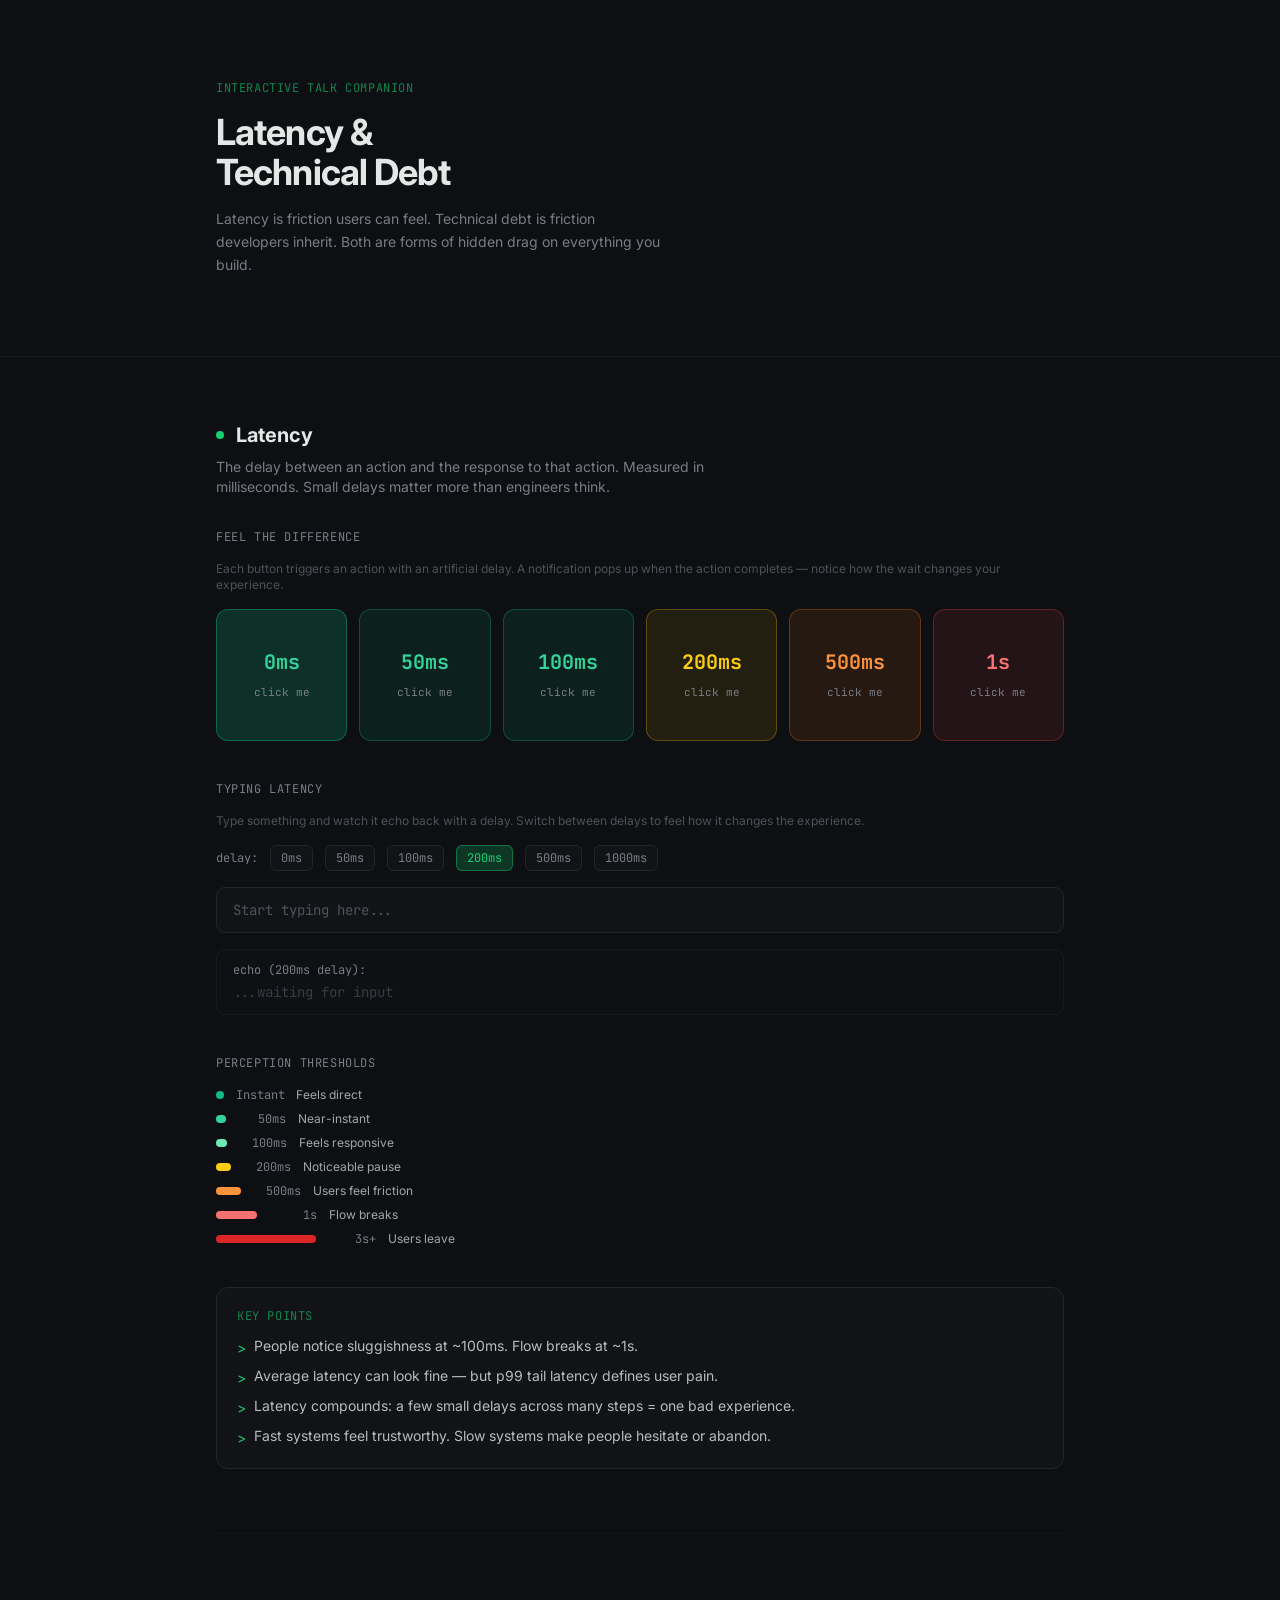
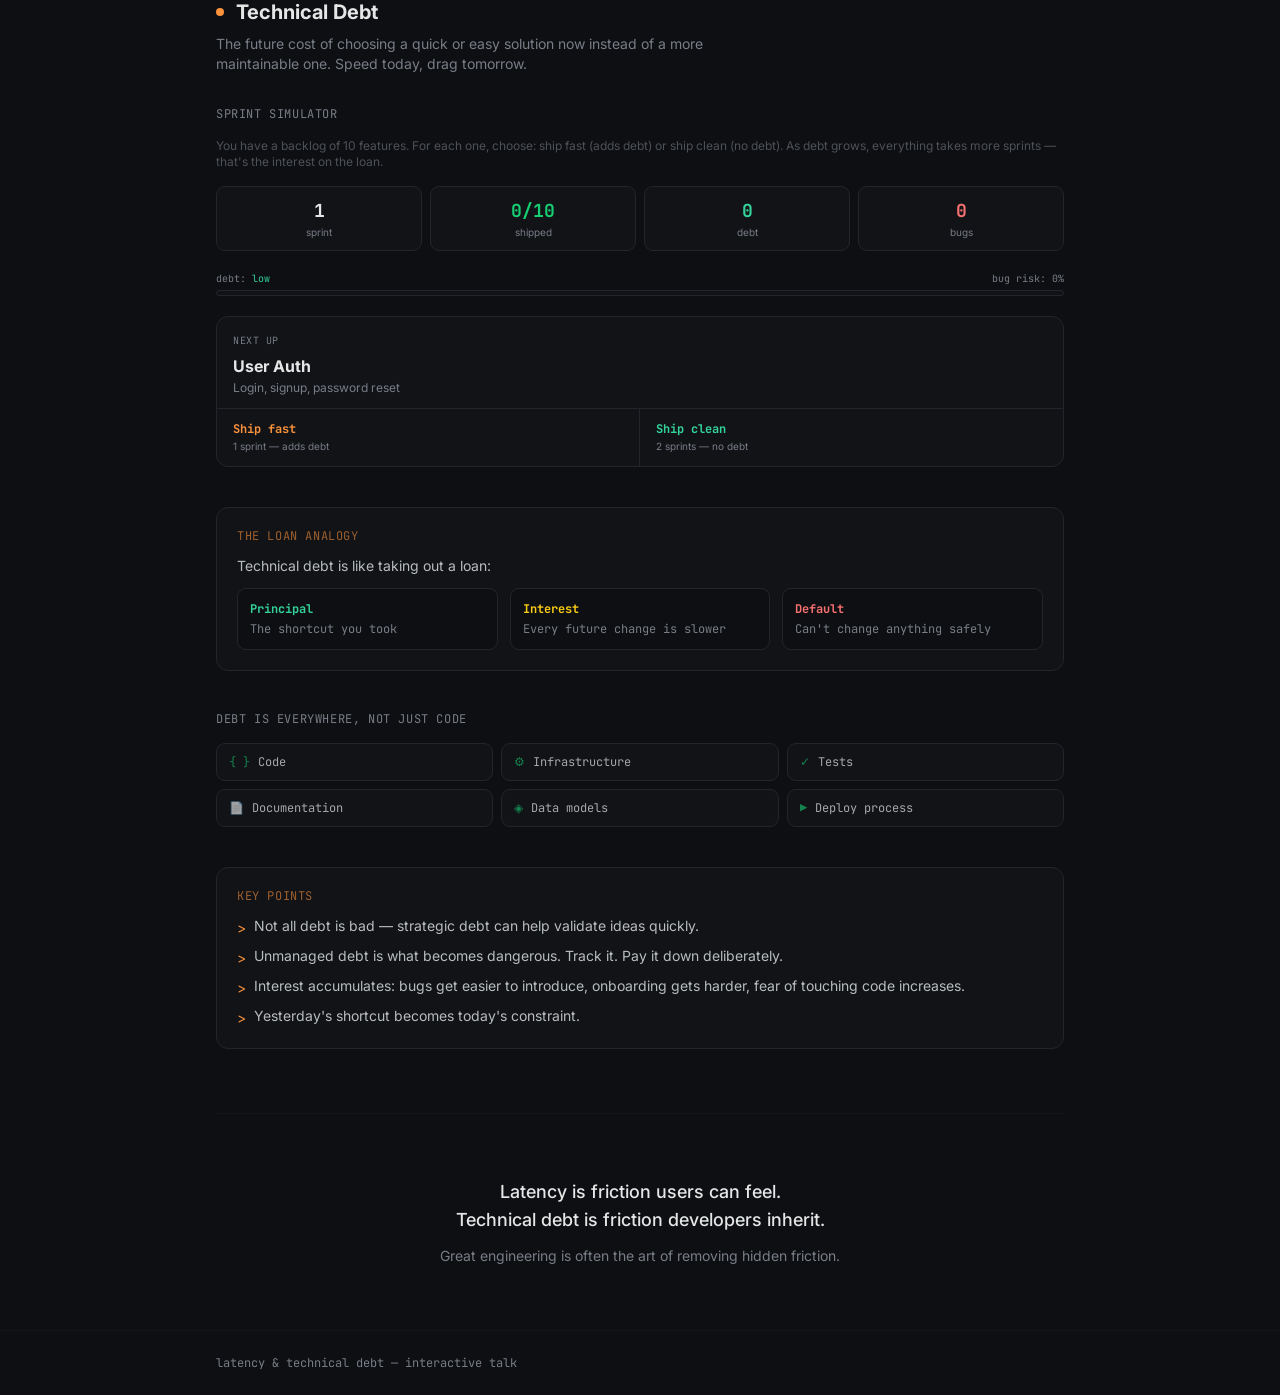
<file: index.html>
<!DOCTYPE html>
<html lang="en" class="dark">
  <head>
    <!--
       ______                            __
      / ____/___  ____ ___  ____  __  __/ /____  _____
     / /   / __ \/ __ `__ \/ __ \/ / / / __/ _ \/ ___/
    / /___/ /_/ / / / / / / /_/ / /_/ / /_/  __/ /
    \____/\____/_/ /_/ /_/ .___/\__,_/\__/\___/_/
                        /_/
            Created with Perplexity Computer
            https://www.perplexity.ai/computer
    -->
    <meta name="generator" content="Perplexity Computer">
    <meta name="author" content="Perplexity Computer">
    <meta property="og:see_also" content="https://www.perplexity.ai/computer">
    <link rel="author" href="https://www.perplexity.ai/computer">
    <meta charset="UTF-8" />
    <meta name="viewport" content="width=device-width, initial-scale=1.0, maximum-scale=1" />
    <title>Latency & Technical Debt — Interactive Talk</title>
    <meta name="description" content="An interactive web companion for a talk on latency and technical debt. Feel the difference milliseconds make.">
    <link rel="preconnect" href="https://fonts.googleapis.com">
    <link rel="preconnect" href="https://fonts.gstatic.com" crossorigin>
    <link href="https://fonts.googleapis.com/css2?family=JetBrains+Mono:ital,wght@0,100..800;1,100..800&family=Inter:wght@300..700&display=swap" rel="stylesheet">
    <link href="https://api.fontshare.com/v2/css?f[]=satoshi@300,400,500,700&display=swap" rel="stylesheet">
    <script type="module" crossorigin src="./assets/index-IekVxxeT.js"></script>
    <link rel="stylesheet" crossorigin href="./assets/index-DHSEa7fM.css">
  </head>
  <body>
    <div id="root"></div>
  </body>
</html>
</file>
<file: assets/index-DHSEa7fM.css>
*,:before,:after{--tw-border-spacing-x: 0;--tw-border-spacing-y: 0;--tw-translate-x: 0;--tw-translate-y: 0;--tw-rotate: 0;--tw-skew-x: 0;--tw-skew-y: 0;--tw-scale-x: 1;--tw-scale-y: 1;--tw-pan-x: ;--tw-pan-y: ;--tw-pinch-zoom: ;--tw-scroll-snap-strictness: proximity;--tw-gradient-from-position: ;--tw-gradient-via-position: ;--tw-gradient-to-position: ;--tw-ordinal: ;--tw-slashed-zero: ;--tw-numeric-figure: ;--tw-numeric-spacing: ;--tw-numeric-fraction: ;--tw-ring-inset: ;--tw-ring-offset-width: 0px;--tw-ring-offset-color: #fff;--tw-ring-color: rgb(59 130 246 / .5);--tw-ring-offset-shadow: 0 0 #0000;--tw-ring-shadow: 0 0 #0000;--tw-shadow: 0 0 #0000;--tw-shadow-colored: 0 0 #0000;--tw-blur: ;--tw-brightness: ;--tw-contrast: ;--tw-grayscale: ;--tw-hue-rotate: ;--tw-invert: ;--tw-saturate: ;--tw-sepia: ;--tw-drop-shadow: ;--tw-backdrop-blur: ;--tw-backdrop-brightness: ;--tw-backdrop-contrast: ;--tw-backdrop-grayscale: ;--tw-backdrop-hue-rotate: ;--tw-backdrop-invert: ;--tw-backdrop-opacity: ;--tw-backdrop-saturate: ;--tw-backdrop-sepia: ;--tw-contain-size: ;--tw-contain-layout: ;--tw-contain-paint: ;--tw-contain-style: }::backdrop{--tw-border-spacing-x: 0;--tw-border-spacing-y: 0;--tw-translate-x: 0;--tw-translate-y: 0;--tw-rotate: 0;--tw-skew-x: 0;--tw-skew-y: 0;--tw-scale-x: 1;--tw-scale-y: 1;--tw-pan-x: ;--tw-pan-y: ;--tw-pinch-zoom: ;--tw-scroll-snap-strictness: proximity;--tw-gradient-from-position: ;--tw-gradient-via-position: ;--tw-gradient-to-position: ;--tw-ordinal: ;--tw-slashed-zero: ;--tw-numeric-figure: ;--tw-numeric-spacing: ;--tw-numeric-fraction: ;--tw-ring-inset: ;--tw-ring-offset-width: 0px;--tw-ring-offset-color: #fff;--tw-ring-color: rgb(59 130 246 / .5);--tw-ring-offset-shadow: 0 0 #0000;--tw-ring-shadow: 0 0 #0000;--tw-shadow: 0 0 #0000;--tw-shadow-colored: 0 0 #0000;--tw-blur: ;--tw-brightness: ;--tw-contrast: ;--tw-grayscale: ;--tw-hue-rotate: ;--tw-invert: ;--tw-saturate: ;--tw-sepia: ;--tw-drop-shadow: ;--tw-backdrop-blur: ;--tw-backdrop-brightness: ;--tw-backdrop-contrast: ;--tw-backdrop-grayscale: ;--tw-backdrop-hue-rotate: ;--tw-backdrop-invert: ;--tw-backdrop-opacity: ;--tw-backdrop-saturate: ;--tw-backdrop-sepia: ;--tw-contain-size: ;--tw-contain-layout: ;--tw-contain-paint: ;--tw-contain-style: }*,:before,:after{box-sizing:border-box;border-width:0;border-style:solid;border-color:#e5e7eb}:before,:after{--tw-content: ""}html,:host{line-height:1.5;-webkit-text-size-adjust:100%;-moz-tab-size:4;-o-tab-size:4;tab-size:4;font-family:var(--font-sans);font-feature-settings:normal;font-variation-settings:normal;-webkit-tap-highlight-color:transparent}body{margin:0;line-height:inherit}hr{height:0;color:inherit;border-top-width:1px}abbr:where([title]){-webkit-text-decoration:underline dotted;text-decoration:underline dotted}h1,h2,h3,h4,h5,h6{font-size:inherit;font-weight:inherit}a{color:inherit;text-decoration:inherit}b,strong{font-weight:bolder}code,kbd,samp,pre{font-family:var(--font-mono);font-feature-settings:normal;font-variation-settings:normal;font-size:1em}small{font-size:80%}sub,sup{font-size:75%;line-height:0;position:relative;vertical-align:baseline}sub{bottom:-.25em}sup{top:-.5em}table{text-indent:0;border-color:inherit;border-collapse:collapse}button,input,optgroup,select,textarea{font-family:inherit;font-feature-settings:inherit;font-variation-settings:inherit;font-size:100%;font-weight:inherit;line-height:inherit;letter-spacing:inherit;color:inherit;margin:0;padding:0}button,select{text-transform:none}button,input:where([type=button]),input:where([type=reset]),input:where([type=submit]){-webkit-appearance:button;background-color:transparent;background-image:none}:-moz-focusring{outline:auto}:-moz-ui-invalid{box-shadow:none}progress{vertical-align:baseline}::-webkit-inner-spin-button,::-webkit-outer-spin-button{height:auto}[type=search]{-webkit-appearance:textfield;outline-offset:-2px}::-webkit-search-decoration{-webkit-appearance:none}::-webkit-file-upload-button{-webkit-appearance:button;font:inherit}summary{display:list-item}blockquote,dl,dd,h1,h2,h3,h4,h5,h6,hr,figure,p,pre{margin:0}fieldset{margin:0;padding:0}legend{padding:0}ol,ul,menu{list-style:none;margin:0;padding:0}dialog{padding:0}textarea{resize:vertical}input::-moz-placeholder,textarea::-moz-placeholder{opacity:1;color:#9ca3af}input::placeholder,textarea::placeholder{opacity:1;color:#9ca3af}button,[role=button]{cursor:pointer}:disabled{cursor:default}img,svg,video,canvas,audio,iframe,embed,object{display:block;vertical-align:middle}img,video{max-width:100%;height:auto}[hidden]:where(:not([hidden=until-found])){display:none}*{--tw-border-opacity: 1;border-color:hsl(var(--border) / var(--tw-border-opacity, 1))}body{--tw-bg-opacity: 1;background-color:hsl(var(--background) / var(--tw-bg-opacity, 1));font-family:var(--font-sans);--tw-text-opacity: 1;color:hsl(var(--foreground) / var(--tw-text-opacity, 1));-webkit-font-smoothing:antialiased;-moz-osx-font-smoothing:grayscale}.sr-only{position:absolute;width:1px;height:1px;padding:0;margin:-1px;overflow:hidden;clip:rect(0,0,0,0);white-space:nowrap;border-width:0}.pointer-events-none{pointer-events:none}.pointer-events-auto{pointer-events:auto}.visible{visibility:visible}.invisible{visibility:hidden}.fixed{position:fixed}.absolute{position:absolute}.relative{position:relative}.inset-0{inset:0}.inset-x-0{left:0;right:0}.inset-y-0{top:0;bottom:0}.-bottom-12{bottom:-3rem}.-left-12{left:-3rem}.-right-12{right:-3rem}.-top-12{top:-3rem}.bottom-0{bottom:0}.bottom-6{bottom:1.5rem}.left-0{left:0}.left-1{left:.25rem}.left-1\/2{left:50%}.left-2{left:.5rem}.left-\[50\%\]{left:50%}.right-0{right:0}.right-1{right:.25rem}.right-2{right:.5rem}.right-3{right:.75rem}.right-4{right:1rem}.right-6{right:1.5rem}.top-0{top:0}.top-1\.5{top:.375rem}.top-1\/2{top:50%}.top-2{top:.5rem}.top-3\.5{top:.875rem}.top-4{top:1rem}.top-\[1px\]{top:1px}.top-\[50\%\]{top:50%}.top-\[60\%\]{top:60%}.top-full{top:100%}.z-10{z-index:10}.z-20{z-index:20}.z-50{z-index:50}.z-\[100\]{z-index:100}.z-\[1\]{z-index:1}.-mx-1{margin-left:-.25rem;margin-right:-.25rem}.mx-2{margin-left:.5rem;margin-right:.5rem}.mx-3\.5{margin-left:.875rem;margin-right:.875rem}.mx-4{margin-left:1rem;margin-right:1rem}.mx-auto{margin-left:auto;margin-right:auto}.my-0\.5{margin-top:.125rem;margin-bottom:.125rem}.my-1{margin-top:.25rem;margin-bottom:.25rem}.-ml-4{margin-left:-1rem}.-mt-4{margin-top:-1rem}.mb-1{margin-bottom:.25rem}.mb-1\.5{margin-bottom:.375rem}.mb-10{margin-bottom:2.5rem}.mb-2{margin-bottom:.5rem}.mb-3{margin-bottom:.75rem}.mb-4{margin-bottom:1rem}.mb-8{margin-bottom:2rem}.ml-1{margin-left:.25rem}.ml-auto{margin-left:auto}.mr-2{margin-right:.5rem}.mt-0\.5{margin-top:.125rem}.mt-1\.5{margin-top:.375rem}.mt-2{margin-top:.5rem}.mt-24{margin-top:6rem}.mt-4{margin-top:1rem}.mt-auto{margin-top:auto}.block{display:block}.flex{display:flex}.inline-flex{display:inline-flex}.table{display:table}.grid{display:grid}.hidden{display:none}.aspect-square{aspect-ratio:1 / 1}.aspect-video{aspect-ratio:16 / 9}.size-4{width:1rem;height:1rem}.h-1{height:.25rem}.h-1\.5{height:.375rem}.h-10{height:2.5rem}.h-11{height:2.75rem}.h-12{height:3rem}.h-2{height:.5rem}.h-2\.5{height:.625rem}.h-3{height:.75rem}.h-3\.5{height:.875rem}.h-4{height:1rem}.h-5{height:1.25rem}.h-6{height:1.5rem}.h-7{height:1.75rem}.h-8{height:2rem}.h-9{height:2.25rem}.h-\[1px\]{height:1px}.h-\[var\(--radix-navigation-menu-viewport-height\)\]{height:var(--radix-navigation-menu-viewport-height)}.h-\[var\(--radix-select-trigger-height\)\]{height:var(--radix-select-trigger-height)}.h-auto{height:auto}.h-full{height:100%}.h-px{height:1px}.h-svh{height:100svh}.max-h-\[--radix-context-menu-content-available-height\]{max-height:var(--radix-context-menu-content-available-height)}.max-h-\[--radix-select-content-available-height\]{max-height:var(--radix-select-content-available-height)}.max-h-\[140px\]{max-height:140px}.max-h-\[300px\]{max-height:300px}.max-h-\[var\(--radix-dropdown-menu-content-available-height\)\]{max-height:var(--radix-dropdown-menu-content-available-height)}.max-h-screen{max-height:100vh}.min-h-0{min-height:0px}.min-h-10{min-height:2.5rem}.min-h-8{min-height:2rem}.min-h-9{min-height:2.25rem}.min-h-\[48px\]{min-height:48px}.min-h-\[80px\]{min-height:80px}.min-h-screen{min-height:100vh}.min-h-svh{min-height:100svh}.w-0{width:0px}.w-1{width:.25rem}.w-10{width:2.5rem}.w-11{width:2.75rem}.w-12{width:3rem}.w-2{width:.5rem}.w-2\.5{width:.625rem}.w-3{width:.75rem}.w-3\.5{width:.875rem}.w-3\/4{width:75%}.w-4{width:1rem}.w-5{width:1.25rem}.w-64{width:16rem}.w-7{width:1.75rem}.w-72{width:18rem}.w-8{width:2rem}.w-9{width:2.25rem}.w-\[100px\]{width:100px}.w-\[1px\]{width:1px}.w-\[var\(--sidebar-width\)\]{width:var(--sidebar-width)}.w-auto{width:auto}.w-full{width:100%}.w-max{width:-moz-max-content;width:max-content}.w-px{width:1px}.min-w-0{min-width:0px}.min-w-10{min-width:2.5rem}.min-w-11{min-width:2.75rem}.min-w-5{min-width:1.25rem}.min-w-9{min-width:2.25rem}.min-w-\[12rem\]{min-width:12rem}.min-w-\[240px\]{min-width:240px}.min-w-\[8rem\]{min-width:8rem}.min-w-\[var\(--radix-select-trigger-width\)\]{min-width:var(--radix-select-trigger-width)}.max-w-4xl{max-width:56rem}.max-w-\[var\(--skeleton-width\)\]{max-width:var(--skeleton-width)}.max-w-lg{max-width:32rem}.max-w-max{max-width:-moz-max-content;max-width:max-content}.max-w-md{max-width:28rem}.flex-1{flex:1 1 0%}.shrink-0{flex-shrink:0}.grow{flex-grow:1}.grow-0{flex-grow:0}.basis-full{flex-basis:100%}.caption-bottom{caption-side:bottom}.border-collapse{border-collapse:collapse}.origin-\[--radix-context-menu-content-transform-origin\]{transform-origin:var(--radix-context-menu-content-transform-origin)}.origin-\[--radix-dropdown-menu-content-transform-origin\]{transform-origin:var(--radix-dropdown-menu-content-transform-origin)}.origin-\[--radix-hover-card-content-transform-origin\]{transform-origin:var(--radix-hover-card-content-transform-origin)}.origin-\[--radix-menubar-content-transform-origin\]{transform-origin:var(--radix-menubar-content-transform-origin)}.origin-\[--radix-popover-content-transform-origin\]{transform-origin:var(--radix-popover-content-transform-origin)}.origin-\[--radix-select-content-transform-origin\]{transform-origin:var(--radix-select-content-transform-origin)}.origin-\[--radix-tooltip-content-transform-origin\]{transform-origin:var(--radix-tooltip-content-transform-origin)}.-translate-x-1\/2{--tw-translate-x: -50%;transform:translate(var(--tw-translate-x),var(--tw-translate-y)) rotate(var(--tw-rotate)) skew(var(--tw-skew-x)) skewY(var(--tw-skew-y)) scaleX(var(--tw-scale-x)) scaleY(var(--tw-scale-y))}.-translate-x-px{--tw-translate-x: -1px;transform:translate(var(--tw-translate-x),var(--tw-translate-y)) rotate(var(--tw-rotate)) skew(var(--tw-skew-x)) skewY(var(--tw-skew-y)) scaleX(var(--tw-scale-x)) scaleY(var(--tw-scale-y))}.-translate-y-1\/2{--tw-translate-y: -50%;transform:translate(var(--tw-translate-x),var(--tw-translate-y)) rotate(var(--tw-rotate)) skew(var(--tw-skew-x)) skewY(var(--tw-skew-y)) scaleX(var(--tw-scale-x)) scaleY(var(--tw-scale-y))}.translate-x-\[-50\%\]{--tw-translate-x: -50%;transform:translate(var(--tw-translate-x),var(--tw-translate-y)) rotate(var(--tw-rotate)) skew(var(--tw-skew-x)) skewY(var(--tw-skew-y)) scaleX(var(--tw-scale-x)) scaleY(var(--tw-scale-y))}.translate-x-px{--tw-translate-x: 1px;transform:translate(var(--tw-translate-x),var(--tw-translate-y)) rotate(var(--tw-rotate)) skew(var(--tw-skew-x)) skewY(var(--tw-skew-y)) scaleX(var(--tw-scale-x)) scaleY(var(--tw-scale-y))}.translate-y-0{--tw-translate-y: 0px;transform:translate(var(--tw-translate-x),var(--tw-translate-y)) rotate(var(--tw-rotate)) skew(var(--tw-skew-x)) skewY(var(--tw-skew-y)) scaleX(var(--tw-scale-x)) scaleY(var(--tw-scale-y))}.translate-y-4{--tw-translate-y: 1rem;transform:translate(var(--tw-translate-x),var(--tw-translate-y)) rotate(var(--tw-rotate)) skew(var(--tw-skew-x)) skewY(var(--tw-skew-y)) scaleX(var(--tw-scale-x)) scaleY(var(--tw-scale-y))}.translate-y-\[-50\%\]{--tw-translate-y: -50%;transform:translate(var(--tw-translate-x),var(--tw-translate-y)) rotate(var(--tw-rotate)) skew(var(--tw-skew-x)) skewY(var(--tw-skew-y)) scaleX(var(--tw-scale-x)) scaleY(var(--tw-scale-y))}.rotate-45{--tw-rotate: 45deg;transform:translate(var(--tw-translate-x),var(--tw-translate-y)) rotate(var(--tw-rotate)) skew(var(--tw-skew-x)) skewY(var(--tw-skew-y)) scaleX(var(--tw-scale-x)) scaleY(var(--tw-scale-y))}.rotate-90{--tw-rotate: 90deg;transform:translate(var(--tw-translate-x),var(--tw-translate-y)) rotate(var(--tw-rotate)) skew(var(--tw-skew-x)) skewY(var(--tw-skew-y)) scaleX(var(--tw-scale-x)) scaleY(var(--tw-scale-y))}.transform{transform:translate(var(--tw-translate-x),var(--tw-translate-y)) rotate(var(--tw-rotate)) skew(var(--tw-skew-x)) skewY(var(--tw-skew-y)) scaleX(var(--tw-scale-x)) scaleY(var(--tw-scale-y))}@keyframes pulse{50%{opacity:.5}}.animate-pulse{animation:pulse 2s cubic-bezier(.4,0,.6,1) infinite}.cursor-default{cursor:default}.cursor-pointer{cursor:pointer}.touch-none{touch-action:none}.select-none{-webkit-user-select:none;-moz-user-select:none;user-select:none}.list-none{list-style-type:none}.grid-cols-1{grid-template-columns:repeat(1,minmax(0,1fr))}.grid-cols-2{grid-template-columns:repeat(2,minmax(0,1fr))}.grid-cols-3{grid-template-columns:repeat(3,minmax(0,1fr))}.grid-cols-4{grid-template-columns:repeat(4,minmax(0,1fr))}.flex-row{flex-direction:row}.flex-col{flex-direction:column}.flex-col-reverse{flex-direction:column-reverse}.flex-wrap{flex-wrap:wrap}.items-start{align-items:flex-start}.items-end{align-items:flex-end}.items-center{align-items:center}.items-stretch{align-items:stretch}.justify-center{justify-content:center}.justify-between{justify-content:space-between}.gap-1{gap:.25rem}.gap-1\.5{gap:.375rem}.gap-2{gap:.5rem}.gap-3{gap:.75rem}.gap-4{gap:1rem}.space-x-1>:not([hidden])~:not([hidden]){--tw-space-x-reverse: 0;margin-right:calc(.25rem * var(--tw-space-x-reverse));margin-left:calc(.25rem * calc(1 - var(--tw-space-x-reverse)))}.space-x-4>:not([hidden])~:not([hidden]){--tw-space-x-reverse: 0;margin-right:calc(1rem * var(--tw-space-x-reverse));margin-left:calc(1rem * calc(1 - var(--tw-space-x-reverse)))}.space-y-1>:not([hidden])~:not([hidden]){--tw-space-y-reverse: 0;margin-top:calc(.25rem * calc(1 - var(--tw-space-y-reverse)));margin-bottom:calc(.25rem * var(--tw-space-y-reverse))}.space-y-1\.5>:not([hidden])~:not([hidden]){--tw-space-y-reverse: 0;margin-top:calc(.375rem * calc(1 - var(--tw-space-y-reverse)));margin-bottom:calc(.375rem * var(--tw-space-y-reverse))}.space-y-2>:not([hidden])~:not([hidden]){--tw-space-y-reverse: 0;margin-top:calc(.5rem * calc(1 - var(--tw-space-y-reverse)));margin-bottom:calc(.5rem * var(--tw-space-y-reverse))}.space-y-3>:not([hidden])~:not([hidden]){--tw-space-y-reverse: 0;margin-top:calc(.75rem * calc(1 - var(--tw-space-y-reverse)));margin-bottom:calc(.75rem * var(--tw-space-y-reverse))}.space-y-4>:not([hidden])~:not([hidden]){--tw-space-y-reverse: 0;margin-top:calc(1rem * calc(1 - var(--tw-space-y-reverse)));margin-bottom:calc(1rem * var(--tw-space-y-reverse))}.space-y-5>:not([hidden])~:not([hidden]){--tw-space-y-reverse: 0;margin-top:calc(1.25rem * calc(1 - var(--tw-space-y-reverse)));margin-bottom:calc(1.25rem * var(--tw-space-y-reverse))}.overflow-auto{overflow:auto}.overflow-hidden{overflow:hidden}.overflow-y-auto{overflow-y:auto}.overflow-x-hidden{overflow-x:hidden}.whitespace-nowrap{white-space:nowrap}.break-words{overflow-wrap:break-word}.rounded-\[2px\]{border-radius:2px}.rounded-\[inherit\]{border-radius:inherit}.rounded-full{border-radius:9999px}.rounded-lg{border-radius:.5625rem}.rounded-md{border-radius:.375rem}.rounded-sm{border-radius:.1875rem}.rounded-xl{border-radius:.75rem}.rounded-b-xl{border-bottom-right-radius:.75rem;border-bottom-left-radius:.75rem}.rounded-t-\[10px\]{border-top-left-radius:10px;border-top-right-radius:10px}.rounded-tl-sm{border-top-left-radius:.1875rem}.border{border-width:1px}.border-2{border-width:2px}.border-\[1\.5px\]{border-width:1.5px}.border-y{border-top-width:1px;border-bottom-width:1px}.border-b{border-bottom-width:1px}.border-l{border-left-width:1px}.border-r{border-right-width:1px}.border-t{border-top-width:1px}.border-dashed{border-style:dashed}.border-\[--color-border\]{border-color:var(--color-border)}.border-blue-500\/20{border-color:#3b82f633}.border-border{--tw-border-opacity: 1;border-color:hsl(var(--border) / var(--tw-border-opacity, 1))}.border-border\/30{border-color:hsl(var(--border) / .3)}.border-border\/50{border-color:hsl(var(--border) / .5)}.border-card-border{--tw-border-opacity: 1;border-color:hsl(var(--card-border) / var(--tw-border-opacity, 1))}.border-destructive{--tw-border-opacity: 1;border-color:hsl(var(--destructive) / var(--tw-border-opacity, 1))}.border-destructive-border{border-color:var(--destructive-border)}.border-destructive\/50{border-color:hsl(var(--destructive) / .5)}.border-emerald-500\/20{border-color:#10b98133}.border-emerald-500\/30{border-color:#10b9814d}.border-emerald-500\/40{border-color:#10b98166}.border-input{--tw-border-opacity: 1;border-color:hsl(var(--input) / var(--tw-border-opacity, 1))}.border-orange-500\/20{border-color:#f9731633}.border-orange-500\/30{border-color:#f973164d}.border-primary{--tw-border-opacity: 1;border-color:hsl(var(--primary) / var(--tw-border-opacity, 1))}.border-primary-border{border-color:var(--primary-border)}.border-primary\/40{border-color:hsl(var(--primary) / .4)}.border-red-500\/30{border-color:#ef44444d}.border-secondary-border{border-color:var(--secondary-border)}.border-sidebar-border{--tw-border-opacity: 1;border-color:hsl(var(--sidebar-border) / var(--tw-border-opacity, 1))}.border-transparent{border-color:transparent}.border-yellow-500\/30{border-color:#eab3084d}.border-l-transparent{border-left-color:transparent}.border-t-transparent{border-top-color:transparent}.bg-\[--color-bg\]{background-color:var(--color-bg)}.bg-accent{--tw-bg-opacity: 1;background-color:hsl(var(--accent) / var(--tw-bg-opacity, 1))}.bg-background{--tw-bg-opacity: 1;background-color:hsl(var(--background) / var(--tw-bg-opacity, 1))}.bg-black\/80{background-color:#000c}.bg-blue-500\/5{background-color:#3b82f60d}.bg-border{--tw-bg-opacity: 1;background-color:hsl(var(--border) / var(--tw-bg-opacity, 1))}.bg-card{--tw-bg-opacity: 1;background-color:hsl(var(--card) / var(--tw-bg-opacity, 1))}.bg-card\/50{background-color:hsl(var(--card) / .5)}.bg-card\/95{background-color:hsl(var(--card) / .95)}.bg-destructive{--tw-bg-opacity: 1;background-color:hsl(var(--destructive) / var(--tw-bg-opacity, 1))}.bg-emerald-300{--tw-bg-opacity: 1;background-color:rgb(110 231 183 / var(--tw-bg-opacity, 1))}.bg-emerald-400{--tw-bg-opacity: 1;background-color:rgb(52 211 153 / var(--tw-bg-opacity, 1))}.bg-emerald-500{--tw-bg-opacity: 1;background-color:rgb(16 185 129 / var(--tw-bg-opacity, 1))}.bg-emerald-500\/10{background-color:#10b9811a}.bg-emerald-500\/20{background-color:#10b98133}.bg-emerald-500\/5{background-color:#10b9810d}.bg-foreground{--tw-bg-opacity: 1;background-color:hsl(var(--foreground) / var(--tw-bg-opacity, 1))}.bg-gray-50{--tw-bg-opacity: 1;background-color:rgb(249 250 251 / var(--tw-bg-opacity, 1))}.bg-muted{--tw-bg-opacity: 1;background-color:hsl(var(--muted) / var(--tw-bg-opacity, 1))}.bg-muted\/50{background-color:hsl(var(--muted) / .5)}.bg-orange-400{--tw-bg-opacity: 1;background-color:rgb(251 146 60 / var(--tw-bg-opacity, 1))}.bg-orange-500{--tw-bg-opacity: 1;background-color:rgb(249 115 22 / var(--tw-bg-opacity, 1))}.bg-orange-500\/10{background-color:#f973161a}.bg-orange-500\/5{background-color:#f973160d}.bg-popover{--tw-bg-opacity: 1;background-color:hsl(var(--popover) / var(--tw-bg-opacity, 1))}.bg-primary{--tw-bg-opacity: 1;background-color:hsl(var(--primary) / var(--tw-bg-opacity, 1))}.bg-primary\/20{background-color:hsl(var(--primary) / .2)}.bg-red-400{--tw-bg-opacity: 1;background-color:rgb(248 113 113 / var(--tw-bg-opacity, 1))}.bg-red-500{--tw-bg-opacity: 1;background-color:rgb(239 68 68 / var(--tw-bg-opacity, 1))}.bg-red-500\/10{background-color:#ef44441a}.bg-red-600{--tw-bg-opacity: 1;background-color:rgb(220 38 38 / var(--tw-bg-opacity, 1))}.bg-secondary{--tw-bg-opacity: 1;background-color:hsl(var(--secondary) / var(--tw-bg-opacity, 1))}.bg-sidebar{--tw-bg-opacity: 1;background-color:hsl(var(--sidebar) / var(--tw-bg-opacity, 1))}.bg-sidebar-border{--tw-bg-opacity: 1;background-color:hsl(var(--sidebar-border) / var(--tw-bg-opacity, 1))}.bg-transparent{background-color:transparent}.bg-white\/15{background-color:#ffffff26}.bg-white\/40{background-color:#fff6}.bg-yellow-400{--tw-bg-opacity: 1;background-color:rgb(250 204 21 / var(--tw-bg-opacity, 1))}.bg-yellow-500{--tw-bg-opacity: 1;background-color:rgb(234 179 8 / var(--tw-bg-opacity, 1))}.bg-yellow-500\/10{background-color:#eab3081a}.fill-current{fill:currentColor}.p-0{padding:0}.p-1{padding:.25rem}.p-2{padding:.5rem}.p-2\.5{padding:.625rem}.p-3{padding:.75rem}.p-4{padding:1rem}.p-5{padding:1.25rem}.p-6{padding:1.5rem}.p-\[1px\]{padding:1px}.px-1{padding-left:.25rem;padding-right:.25rem}.px-2{padding-left:.5rem;padding-right:.5rem}.px-2\.5{padding-left:.625rem;padding-right:.625rem}.px-3{padding-left:.75rem;padding-right:.75rem}.px-4{padding-left:1rem;padding-right:1rem}.px-5{padding-left:1.25rem;padding-right:1.25rem}.px-6{padding-left:1.5rem;padding-right:1.5rem}.px-8{padding-left:2rem;padding-right:2rem}.py-0\.5{padding-top:.125rem;padding-bottom:.125rem}.py-1{padding-top:.25rem;padding-bottom:.25rem}.py-1\.5{padding-top:.375rem;padding-bottom:.375rem}.py-12{padding-top:3rem;padding-bottom:3rem}.py-2{padding-top:.5rem;padding-bottom:.5rem}.py-2\.5{padding-top:.625rem;padding-bottom:.625rem}.py-3{padding-top:.75rem;padding-bottom:.75rem}.py-4{padding-top:1rem;padding-bottom:1rem}.py-6{padding-top:1.5rem;padding-bottom:1.5rem}.pb-3{padding-bottom:.75rem}.pb-4{padding-bottom:1rem}.pl-2\.5{padding-left:.625rem}.pl-4{padding-left:1rem}.pl-8{padding-left:2rem}.pr-2{padding-right:.5rem}.pr-2\.5{padding-right:.625rem}.pr-8{padding-right:2rem}.pt-0{padding-top:0}.pt-1{padding-top:.25rem}.pt-3{padding-top:.75rem}.pt-4{padding-top:1rem}.pt-6{padding-top:1.5rem}.text-left{text-align:left}.text-center{text-align:center}.text-right{text-align:right}.align-middle{vertical-align:middle}.font-mono{font-family:var(--font-mono)}.text-2xl{font-size:1.5rem;line-height:2rem}.text-3xl{font-size:1.875rem;line-height:2.25rem}.text-\[0\.8rem\]{font-size:.8rem}.text-\[10px\]{font-size:10px}.text-\[11px\]{font-size:11px}.text-\[9px\]{font-size:9px}.text-base{font-size:1rem;line-height:1.5rem}.text-lg{font-size:1.125rem;line-height:1.75rem}.text-sm{font-size:.875rem;line-height:1.25rem}.text-xl{font-size:1.25rem;line-height:1.75rem}.text-xs{font-size:.75rem;line-height:1rem}.font-bold{font-weight:700}.font-medium{font-weight:500}.font-normal{font-weight:400}.font-semibold{font-weight:600}.uppercase{text-transform:uppercase}.tabular-nums{--tw-numeric-spacing: tabular-nums;font-variant-numeric:var(--tw-ordinal) var(--tw-slashed-zero) var(--tw-numeric-figure) var(--tw-numeric-spacing) var(--tw-numeric-fraction)}.leading-none{line-height:1}.leading-relaxed{line-height:1.625}.leading-tight{line-height:1.25}.tracking-tight{letter-spacing:-.025em}.tracking-wider{letter-spacing:.05em}.tracking-widest{letter-spacing:.1em}.text-accent-foreground{--tw-text-opacity: 1;color:hsl(var(--accent-foreground) / var(--tw-text-opacity, 1))}.text-blue-400{--tw-text-opacity: 1;color:rgb(96 165 250 / var(--tw-text-opacity, 1))}.text-blue-400\/50{color:#60a5fa80}.text-card-foreground{--tw-text-opacity: 1;color:hsl(var(--card-foreground) / var(--tw-text-opacity, 1))}.text-current{color:currentColor}.text-destructive{--tw-text-opacity: 1;color:hsl(var(--destructive) / var(--tw-text-opacity, 1))}.text-destructive-foreground{--tw-text-opacity: 1;color:hsl(var(--destructive-foreground) / var(--tw-text-opacity, 1))}.text-emerald-400{--tw-text-opacity: 1;color:rgb(52 211 153 / var(--tw-text-opacity, 1))}.text-emerald-400\/80{color:#34d399cc}.text-foreground{--tw-text-opacity: 1;color:hsl(var(--foreground) / var(--tw-text-opacity, 1))}.text-foreground\/50{color:hsl(var(--foreground) / .5)}.text-foreground\/70{color:hsl(var(--foreground) / .7)}.text-foreground\/80{color:hsl(var(--foreground) / .8)}.text-gray-600{--tw-text-opacity: 1;color:rgb(75 85 99 / var(--tw-text-opacity, 1))}.text-gray-900{--tw-text-opacity: 1;color:rgb(17 24 39 / var(--tw-text-opacity, 1))}.text-muted-foreground{--tw-text-opacity: 1;color:hsl(var(--muted-foreground) / var(--tw-text-opacity, 1))}.text-muted-foreground\/40{color:hsl(var(--muted-foreground) / .4)}.text-muted-foreground\/60{color:hsl(var(--muted-foreground) / .6)}.text-orange-400{--tw-text-opacity: 1;color:rgb(251 146 60 / var(--tw-text-opacity, 1))}.text-orange-400\/60{color:#fb923c99}.text-orange-400\/80{color:#fb923ccc}.text-popover-foreground{--tw-text-opacity: 1;color:hsl(var(--popover-foreground) / var(--tw-text-opacity, 1))}.text-primary{--tw-text-opacity: 1;color:hsl(var(--primary) / var(--tw-text-opacity, 1))}.text-primary-foreground{--tw-text-opacity: 1;color:hsl(var(--primary-foreground) / var(--tw-text-opacity, 1))}.text-primary\/60{color:hsl(var(--primary) / .6)}.text-red-400{--tw-text-opacity: 1;color:rgb(248 113 113 / var(--tw-text-opacity, 1))}.text-red-400\/70{color:#f87171b3}.text-red-500{--tw-text-opacity: 1;color:rgb(239 68 68 / var(--tw-text-opacity, 1))}.text-secondary-foreground{--tw-text-opacity: 1;color:hsl(var(--secondary-foreground) / var(--tw-text-opacity, 1))}.text-sidebar-foreground{--tw-text-opacity: 1;color:hsl(var(--sidebar-foreground) / var(--tw-text-opacity, 1))}.text-sidebar-foreground\/70{color:hsl(var(--sidebar-foreground) / .7)}.text-yellow-400{--tw-text-opacity: 1;color:rgb(250 204 21 / var(--tw-text-opacity, 1))}.opacity-0{opacity:0}.opacity-100{opacity:1}.opacity-50{opacity:.5}.opacity-60{opacity:.6}.opacity-70{opacity:.7}.opacity-90{opacity:.9}.shadow-\[0_0_0_1px_hsl\(var\(--sidebar-border\)\)\]{--tw-shadow: 0 0 0 1px hsl(var(--sidebar-border));--tw-shadow-colored: 0 0 0 1px var(--tw-shadow-color);box-shadow:var(--tw-ring-offset-shadow, 0 0 #0000),var(--tw-ring-shadow, 0 0 #0000),var(--tw-shadow)}.shadow-lg{--tw-shadow: 0 10px 15px -3px rgb(0 0 0 / .1), 0 4px 6px -4px rgb(0 0 0 / .1);--tw-shadow-colored: 0 10px 15px -3px var(--tw-shadow-color), 0 4px 6px -4px var(--tw-shadow-color);box-shadow:var(--tw-ring-offset-shadow, 0 0 #0000),var(--tw-ring-shadow, 0 0 #0000),var(--tw-shadow)}.shadow-md{--tw-shadow: 0 4px 6px -1px rgb(0 0 0 / .1), 0 2px 4px -2px rgb(0 0 0 / .1);--tw-shadow-colored: 0 4px 6px -1px var(--tw-shadow-color), 0 2px 4px -2px var(--tw-shadow-color);box-shadow:var(--tw-ring-offset-shadow, 0 0 #0000),var(--tw-ring-shadow, 0 0 #0000),var(--tw-shadow)}.shadow-none{--tw-shadow: 0 0 #0000;--tw-shadow-colored: 0 0 #0000;box-shadow:var(--tw-ring-offset-shadow, 0 0 #0000),var(--tw-ring-shadow, 0 0 #0000),var(--tw-shadow)}.shadow-sm{--tw-shadow: 0 1px 2px 0 rgb(0 0 0 / .05);--tw-shadow-colored: 0 1px 2px 0 var(--tw-shadow-color);box-shadow:var(--tw-ring-offset-shadow, 0 0 #0000),var(--tw-ring-shadow, 0 0 #0000),var(--tw-shadow)}.shadow-xl{--tw-shadow: 0 20px 25px -5px rgb(0 0 0 / .1), 0 8px 10px -6px rgb(0 0 0 / .1);--tw-shadow-colored: 0 20px 25px -5px var(--tw-shadow-color), 0 8px 10px -6px var(--tw-shadow-color);box-shadow:var(--tw-ring-offset-shadow, 0 0 #0000),var(--tw-ring-shadow, 0 0 #0000),var(--tw-shadow)}.outline-none{outline:2px solid transparent;outline-offset:2px}.outline{outline-style:solid}.outline-2{outline-width:2px}.outline-offset-2{outline-offset:2px}.outline-transparent{outline-color:transparent}.ring-0{--tw-ring-offset-shadow: var(--tw-ring-inset) 0 0 0 var(--tw-ring-offset-width) var(--tw-ring-offset-color);--tw-ring-shadow: var(--tw-ring-inset) 0 0 0 calc(0px + var(--tw-ring-offset-width)) var(--tw-ring-color);box-shadow:var(--tw-ring-offset-shadow),var(--tw-ring-shadow),var(--tw-shadow, 0 0 #0000)}.ring-2{--tw-ring-offset-shadow: var(--tw-ring-inset) 0 0 0 var(--tw-ring-offset-width) var(--tw-ring-offset-color);--tw-ring-shadow: var(--tw-ring-inset) 0 0 0 calc(2px + var(--tw-ring-offset-width)) var(--tw-ring-color);box-shadow:var(--tw-ring-offset-shadow),var(--tw-ring-shadow),var(--tw-shadow, 0 0 #0000)}.ring-ring{--tw-ring-opacity: 1;--tw-ring-color: hsl(var(--ring) / var(--tw-ring-opacity, 1))}.ring-sidebar-ring{--tw-ring-opacity: 1;--tw-ring-color: hsl(var(--sidebar-ring) / var(--tw-ring-opacity, 1))}.ring-white\/20{--tw-ring-color: rgb(255 255 255 / .2)}.ring-offset-background{--tw-ring-offset-color: hsl(var(--background) / 1)}.filter{filter:var(--tw-blur) var(--tw-brightness) var(--tw-contrast) var(--tw-grayscale) var(--tw-hue-rotate) var(--tw-invert) var(--tw-saturate) var(--tw-sepia) var(--tw-drop-shadow)}.backdrop-blur-sm{--tw-backdrop-blur: blur(4px);-webkit-backdrop-filter:var(--tw-backdrop-blur) var(--tw-backdrop-brightness) var(--tw-backdrop-contrast) var(--tw-backdrop-grayscale) var(--tw-backdrop-hue-rotate) var(--tw-backdrop-invert) var(--tw-backdrop-opacity) var(--tw-backdrop-saturate) var(--tw-backdrop-sepia);backdrop-filter:var(--tw-backdrop-blur) var(--tw-backdrop-brightness) var(--tw-backdrop-contrast) var(--tw-backdrop-grayscale) var(--tw-backdrop-hue-rotate) var(--tw-backdrop-invert) var(--tw-backdrop-opacity) var(--tw-backdrop-saturate) var(--tw-backdrop-sepia)}.transition{transition-property:color,background-color,border-color,text-decoration-color,fill,stroke,opacity,box-shadow,transform,filter,backdrop-filter;transition-timing-function:cubic-bezier(.4,0,.2,1);transition-duration:.15s}.transition-\[left\,right\,width\]{transition-property:left,right,width;transition-timing-function:cubic-bezier(.4,0,.2,1);transition-duration:.15s}.transition-\[margin\,opacity\]{transition-property:margin,opacity;transition-timing-function:cubic-bezier(.4,0,.2,1);transition-duration:.15s}.transition-\[width\,height\,padding\]{transition-property:width,height,padding;transition-timing-function:cubic-bezier(.4,0,.2,1);transition-duration:.15s}.transition-\[width\]{transition-property:width;transition-timing-function:cubic-bezier(.4,0,.2,1);transition-duration:.15s}.transition-all{transition-property:all;transition-timing-function:cubic-bezier(.4,0,.2,1);transition-duration:.15s}.transition-colors{transition-property:color,background-color,border-color,text-decoration-color,fill,stroke;transition-timing-function:cubic-bezier(.4,0,.2,1);transition-duration:.15s}.transition-opacity{transition-property:opacity;transition-timing-function:cubic-bezier(.4,0,.2,1);transition-duration:.15s}.transition-transform{transition-property:transform;transition-timing-function:cubic-bezier(.4,0,.2,1);transition-duration:.15s}.duration-100{transition-duration:.1s}.duration-1000{transition-duration:1s}.duration-200{transition-duration:.2s}.duration-300{transition-duration:.3s}.duration-500{transition-duration:.5s}.ease-in-out{transition-timing-function:cubic-bezier(.4,0,.2,1)}.ease-linear{transition-timing-function:linear}.ease-out{transition-timing-function:cubic-bezier(0,0,.2,1)}@keyframes enter{0%{opacity:var(--tw-enter-opacity, 1);transform:translate3d(var(--tw-enter-translate-x, 0),var(--tw-enter-translate-y, 0),0) scale3d(var(--tw-enter-scale, 1),var(--tw-enter-scale, 1),var(--tw-enter-scale, 1)) rotate(var(--tw-enter-rotate, 0))}}@keyframes exit{to{opacity:var(--tw-exit-opacity, 1);transform:translate3d(var(--tw-exit-translate-x, 0),var(--tw-exit-translate-y, 0),0) scale3d(var(--tw-exit-scale, 1),var(--tw-exit-scale, 1),var(--tw-exit-scale, 1)) rotate(var(--tw-exit-rotate, 0))}}.animate-in{animation-name:enter;animation-duration:.15s;--tw-enter-opacity: initial;--tw-enter-scale: initial;--tw-enter-rotate: initial;--tw-enter-translate-x: initial;--tw-enter-translate-y: initial}.fade-in-0{--tw-enter-opacity: 0}.fade-in-80{--tw-enter-opacity: .8}.zoom-in-95{--tw-enter-scale: .95}.duration-100{animation-duration:.1s}.duration-1000{animation-duration:1s}.duration-200{animation-duration:.2s}.duration-300{animation-duration:.3s}.duration-500{animation-duration:.5s}.ease-in-out{animation-timing-function:cubic-bezier(.4,0,.2,1)}.ease-linear{animation-timing-function:linear}.ease-out{animation-timing-function:cubic-bezier(0,0,.2,1)}input[type=search]::-webkit-search-cancel-button{display:none}[contenteditable][data-placeholder]:empty:before{content:attr(data-placeholder);color:hsl(var(--muted-foreground));pointer-events:none}.border.toggle-elevate:before{inset:-1px}.hover-elevate:not(.no-default-hover-elevate),.active-elevate:not(.no-default-active-elevate),.hover-elevate-2:not(.no-default-hover-elevate),.active-elevate-2:not(.no-default-active-elevate){position:relative;z-index:0}.hover-elevate:not(.no-default-hover-elevate):after,.active-elevate:not(.no-default-active-elevate):after,.hover-elevate-2:not(.no-default-hover-elevate):after,.active-elevate-2:not(.no-default-active-elevate):after{content:"";pointer-events:none;position:absolute;inset:0;border-radius:inherit;z-index:999}.hover-elevate:hover:not(.no-default-hover-elevate):after,.active-elevate:active:not(.no-default-active-elevate):after{background-color:var(--elevate-1)}.hover-elevate-2:hover:not(.no-default-hover-elevate):after,.active-elevate-2:active:not(.no-default-active-elevate):after{background-color:var(--elevate-2)}.border.hover-elevate:not(.no-hover-interaction-elevate):after,.border.active-elevate:not(.no-active-interaction-elevate):after,.border.hover-elevate-2:not(.no-hover-interaction-elevate):after,.border.active-elevate-2:not(.no-active-interaction-elevate):after{inset:-1px}.\[border-color\:var\(--badge-outline\)\]{border-color:var(--badge-outline)}.\[border-color\:var\(--button-outline\)\]{border-color:var(--button-outline)}:root{--button-outline: rgba(255,255,255, .1);--badge-outline: rgba(255,255,255, .05);--opaque-button-border-intensity: 9;--elevate-1: rgba(255,255,255, .04);--elevate-2: rgba(255,255,255, .09);--background: 220 15% 6%;--foreground: 150 5% 90%;--border: 220 10% 15%;--card: 220 15% 8%;--card-foreground: 150 5% 90%;--card-border: 220 10% 12%;--sidebar: 220 15% 9%;--sidebar-foreground: 150 5% 90%;--sidebar-border: 220 10% 14%;--sidebar-primary: 150 80% 45%;--sidebar-primary-foreground: 220 15% 6%;--sidebar-accent: 220 10% 14%;--sidebar-accent-foreground: 150 5% 90%;--sidebar-ring: 150 80% 45%;--popover: 220 15% 10%;--popover-foreground: 150 5% 90%;--popover-border: 220 10% 15%;--primary: 150 80% 45%;--primary-foreground: 220 15% 6%;--secondary: 220 10% 14%;--secondary-foreground: 150 5% 85%;--muted: 220 10% 16%;--muted-foreground: 220 5% 50%;--accent: 220 10% 14%;--accent-foreground: 150 5% 90%;--destructive: 0 72% 51%;--destructive-foreground: 0 0% 98%;--input: 220 10% 22%;--ring: 150 80% 45%;--chart-1: 150 80% 45%;--chart-2: 35 90% 55%;--chart-3: 0 72% 55%;--chart-4: 200 80% 55%;--chart-5: 280 70% 55%;--font-sans: "Satoshi", "Inter", sans-serif;--font-serif: Georgia, serif;--font-mono: "JetBrains Mono", "Fira Code", monospace;--radius: .5rem;--shadow-2xs: 0px 2px 0px 0px hsl(0 0% 0% / 0);--shadow-xs: 0px 2px 0px 0px hsl(0 0% 0% / 0);--shadow-sm: 0px 2px 0px 0px hsl(0 0% 0% / 0), 0px 1px 2px -1px hsl(0 0% 0% / 0);--shadow: 0px 2px 0px 0px hsl(0 0% 0% / 0), 0px 1px 2px -1px hsl(0 0% 0% / 0);--shadow-md: 0px 2px 0px 0px hsl(0 0% 0% / 0), 0px 2px 4px -1px hsl(0 0% 0% / 0);--shadow-lg: 0px 2px 0px 0px hsl(0 0% 0% / 0), 0px 4px 6px -1px hsl(0 0% 0% / 0);--shadow-xl: 0px 2px 0px 0px hsl(0 0% 0% / 0), 0px 8px 10px -1px hsl(0 0% 0% / 0);--shadow-2xl: 0px 2px 0px 0px hsl(0 0% 0% / 0);--tracking-normal: 0em;--spacing: .25rem;--sidebar-primary-border: hsl(var(--sidebar-primary));--sidebar-accent-border: hsl(var(--sidebar-accent));--primary-border: hsl(var(--primary));--secondary-border: hsl(var(--secondary));--muted-border: hsl(var(--muted));--accent-border: hsl(var(--accent));--destructive-border: hsl(var(--destructive))}.dark{--button-outline: rgba(255,255,255, .1);--badge-outline: rgba(255,255,255, .05);--opaque-button-border-intensity: 9;--elevate-1: rgba(255,255,255, .04);--elevate-2: rgba(255,255,255, .09);--background: 220 15% 6%;--foreground: 150 5% 90%;--border: 220 10% 15%;--card: 220 15% 8%;--card-foreground: 150 5% 90%;--card-border: 220 10% 12%;--sidebar: 220 15% 9%;--sidebar-foreground: 150 5% 90%;--sidebar-border: 220 10% 14%;--sidebar-primary: 150 80% 45%;--sidebar-primary-foreground: 220 15% 6%;--sidebar-accent: 220 10% 14%;--sidebar-accent-foreground: 150 5% 90%;--sidebar-ring: 150 80% 45%;--popover: 220 15% 10%;--popover-foreground: 150 5% 90%;--popover-border: 220 10% 15%;--primary: 150 80% 45%;--primary-foreground: 220 15% 6%;--secondary: 220 10% 14%;--secondary-foreground: 150 5% 85%;--muted: 220 10% 16%;--muted-foreground: 220 5% 50%;--accent: 220 10% 14%;--accent-foreground: 150 5% 90%;--destructive: 0 72% 51%;--destructive-foreground: 0 0% 98%;--input: 220 10% 22%;--ring: 150 80% 45%;--chart-1: 150 80% 45%;--chart-2: 35 90% 55%;--chart-3: 0 72% 55%;--chart-4: 200 80% 55%;--chart-5: 280 70% 55%;--shadow-2xs: 0px 2px 0px 0px hsl(0 0% 0% / 0);--shadow-xs: 0px 2px 0px 0px hsl(0 0% 0% / 0);--shadow-sm: 0px 2px 0px 0px hsl(0 0% 0% / 0), 0px 1px 2px -1px hsl(0 0% 0% / 0);--shadow: 0px 2px 0px 0px hsl(0 0% 0% / 0), 0px 1px 2px -1px hsl(0 0% 0% / 0);--shadow-md: 0px 2px 0px 0px hsl(0 0% 0% / 0), 0px 2px 4px -1px hsl(0 0% 0% / 0);--shadow-lg: 0px 2px 0px 0px hsl(0 0% 0% / 0), 0px 4px 6px -1px hsl(0 0% 0% / 0);--shadow-xl: 0px 2px 0px 0px hsl(0 0% 0% / 0), 0px 8px 10px -1px hsl(0 0% 0% / 0);--shadow-2xl: 0px 2px 0px 0px hsl(0 0% 0% / 0);--sidebar-primary-border: hsl(var(--sidebar-primary));--sidebar-accent-border: hsl(var(--sidebar-accent));--primary-border: hsl(var(--primary));--secondary-border: hsl(var(--secondary));--muted-border: hsl(var(--muted));--accent-border: hsl(var(--accent));--destructive-border: hsl(var(--destructive))}.file\:border-0::file-selector-button{border-width:0px}.file\:bg-transparent::file-selector-button{background-color:transparent}.file\:text-sm::file-selector-button{font-size:.875rem;line-height:1.25rem}.file\:font-medium::file-selector-button{font-weight:500}.file\:text-foreground::file-selector-button{--tw-text-opacity: 1;color:hsl(var(--foreground) / var(--tw-text-opacity, 1))}.placeholder\:text-muted-foreground::-moz-placeholder{--tw-text-opacity: 1;color:hsl(var(--muted-foreground) / var(--tw-text-opacity, 1))}.placeholder\:text-muted-foreground::placeholder{--tw-text-opacity: 1;color:hsl(var(--muted-foreground) / var(--tw-text-opacity, 1))}.placeholder\:text-muted-foreground\/60::-moz-placeholder{color:hsl(var(--muted-foreground) / .6)}.placeholder\:text-muted-foreground\/60::placeholder{color:hsl(var(--muted-foreground) / .6)}.after\:pointer-events-none:after{content:var(--tw-content);pointer-events:none}.after\:absolute:after{content:var(--tw-content);position:absolute}.after\:-inset-2:after{content:var(--tw-content);inset:-.5rem}.after\:inset-0:after{content:var(--tw-content);inset:0}.after\:inset-y-0:after{content:var(--tw-content);top:0;bottom:0}.after\:left-1\/2:after{content:var(--tw-content);left:50%}.after\:block:after{content:var(--tw-content);display:block}.after\:w-1:after{content:var(--tw-content);width:.25rem}.after\:w-\[2px\]:after{content:var(--tw-content);width:2px}.after\:-translate-x-1\/2:after{content:var(--tw-content);--tw-translate-x: -50%;transform:translate(var(--tw-translate-x),var(--tw-translate-y)) rotate(var(--tw-rotate)) skew(var(--tw-skew-x)) skewY(var(--tw-skew-y)) scaleX(var(--tw-scale-x)) scaleY(var(--tw-scale-y))}.after\:rounded-full:after{content:var(--tw-content);border-radius:9999px}.after\:border:after{content:var(--tw-content);border-width:1px}.after\:border-black\/10:after{content:var(--tw-content);border-color:#0000001a}.after\:content-\[\'\'\]:after{--tw-content: "";content:var(--tw-content)}.after\:border.toggle-elevate:after:before{content:var(--tw-content);inset:-1px}.after\:border.hover-elevate:not(.no-hover-interaction-elevate):after:after,.after\:border.active-elevate:not(.no-active-interaction-elevate):after:after,.after\:border.hover-elevate-2:not(.no-hover-interaction-elevate):after:after,.after\:border.active-elevate-2:not(.no-active-interaction-elevate):after:after{content:var(--tw-content);inset:-1px}.first\:rounded-l-md:first-child{border-top-left-radius:.375rem;border-bottom-left-radius:.375rem}.first\:border-l:first-child{border-left-width:1px}.last\:rounded-r-md:last-child{border-top-right-radius:.375rem;border-bottom-right-radius:.375rem}.focus-within\:relative:focus-within{position:relative}.focus-within\:z-20:focus-within{z-index:20}.hover\:border-muted-foreground\/50:hover{border-color:hsl(var(--muted-foreground) / .5)}.hover\:bg-accent:hover{--tw-bg-opacity: 1;background-color:hsl(var(--accent) / var(--tw-bg-opacity, 1))}.hover\:bg-blue-500\/10:hover{background-color:#3b82f61a}.hover\:bg-emerald-500\/20:hover{background-color:#10b98133}.hover\:bg-emerald-500\/30:hover{background-color:#10b9814d}.hover\:bg-emerald-500\/5:hover{background-color:#10b9810d}.hover\:bg-muted:hover{--tw-bg-opacity: 1;background-color:hsl(var(--muted) / var(--tw-bg-opacity, 1))}.hover\:bg-muted\/50:hover{background-color:hsl(var(--muted) / .5)}.hover\:bg-orange-500\/20:hover{background-color:#f9731633}.hover\:bg-orange-500\/5:hover{background-color:#f973160d}.hover\:bg-primary:hover{--tw-bg-opacity: 1;background-color:hsl(var(--primary) / var(--tw-bg-opacity, 1))}.hover\:bg-red-500\/20:hover{background-color:#ef444433}.hover\:bg-secondary:hover{--tw-bg-opacity: 1;background-color:hsl(var(--secondary) / var(--tw-bg-opacity, 1))}.hover\:bg-sidebar-accent:hover{--tw-bg-opacity: 1;background-color:hsl(var(--sidebar-accent) / var(--tw-bg-opacity, 1))}.hover\:bg-yellow-500\/20:hover{background-color:#eab30833}.hover\:text-accent-foreground:hover{--tw-text-opacity: 1;color:hsl(var(--accent-foreground) / var(--tw-text-opacity, 1))}.hover\:text-foreground:hover{--tw-text-opacity: 1;color:hsl(var(--foreground) / var(--tw-text-opacity, 1))}.hover\:text-muted-foreground:hover{--tw-text-opacity: 1;color:hsl(var(--muted-foreground) / var(--tw-text-opacity, 1))}.hover\:text-primary-foreground:hover{--tw-text-opacity: 1;color:hsl(var(--primary-foreground) / var(--tw-text-opacity, 1))}.hover\:text-sidebar-accent-foreground:hover{--tw-text-opacity: 1;color:hsl(var(--sidebar-accent-foreground) / var(--tw-text-opacity, 1))}.hover\:underline:hover{text-decoration-line:underline}.hover\:opacity-100:hover{opacity:1}.hover\:shadow-\[0_0_0_1px_hsl\(var\(--sidebar-accent\)\)\]:hover{--tw-shadow: 0 0 0 1px hsl(var(--sidebar-accent));--tw-shadow-colored: 0 0 0 1px var(--tw-shadow-color);box-shadow:var(--tw-ring-offset-shadow, 0 0 #0000),var(--tw-ring-shadow, 0 0 #0000),var(--tw-shadow)}.hover\:after\:bg-sidebar-border:hover:after{content:var(--tw-content);--tw-bg-opacity: 1;background-color:hsl(var(--sidebar-border) / var(--tw-bg-opacity, 1))}.focus\:border-primary\/50:focus{border-color:hsl(var(--primary) / .5)}.focus\:bg-accent:focus{--tw-bg-opacity: 1;background-color:hsl(var(--accent) / var(--tw-bg-opacity, 1))}.focus\:bg-primary:focus{--tw-bg-opacity: 1;background-color:hsl(var(--primary) / var(--tw-bg-opacity, 1))}.focus\:text-accent-foreground:focus{--tw-text-opacity: 1;color:hsl(var(--accent-foreground) / var(--tw-text-opacity, 1))}.focus\:text-primary-foreground:focus{--tw-text-opacity: 1;color:hsl(var(--primary-foreground) / var(--tw-text-opacity, 1))}.focus\:opacity-100:focus{opacity:1}.focus\:outline-none:focus{outline:2px solid transparent;outline-offset:2px}.focus\:ring-1:focus{--tw-ring-offset-shadow: var(--tw-ring-inset) 0 0 0 var(--tw-ring-offset-width) var(--tw-ring-offset-color);--tw-ring-shadow: var(--tw-ring-inset) 0 0 0 calc(1px + var(--tw-ring-offset-width)) var(--tw-ring-color);box-shadow:var(--tw-ring-offset-shadow),var(--tw-ring-shadow),var(--tw-shadow, 0 0 #0000)}.focus\:ring-2:focus{--tw-ring-offset-shadow: var(--tw-ring-inset) 0 0 0 var(--tw-ring-offset-width) var(--tw-ring-offset-color);--tw-ring-shadow: var(--tw-ring-inset) 0 0 0 calc(2px + var(--tw-ring-offset-width)) var(--tw-ring-color);box-shadow:var(--tw-ring-offset-shadow),var(--tw-ring-shadow),var(--tw-shadow, 0 0 #0000)}.focus\:ring-primary\/20:focus{--tw-ring-color: hsl(var(--primary) / .2)}.focus\:ring-ring:focus{--tw-ring-opacity: 1;--tw-ring-color: hsl(var(--ring) / var(--tw-ring-opacity, 1))}.focus\:ring-offset-2:focus{--tw-ring-offset-width: 2px}.focus-visible\:outline-none:focus-visible{outline:2px solid transparent;outline-offset:2px}.focus-visible\:ring-1:focus-visible{--tw-ring-offset-shadow: var(--tw-ring-inset) 0 0 0 var(--tw-ring-offset-width) var(--tw-ring-offset-color);--tw-ring-shadow: var(--tw-ring-inset) 0 0 0 calc(1px + var(--tw-ring-offset-width)) var(--tw-ring-color);box-shadow:var(--tw-ring-offset-shadow),var(--tw-ring-shadow),var(--tw-shadow, 0 0 #0000)}.focus-visible\:ring-2:focus-visible{--tw-ring-offset-shadow: var(--tw-ring-inset) 0 0 0 var(--tw-ring-offset-width) var(--tw-ring-offset-color);--tw-ring-shadow: var(--tw-ring-inset) 0 0 0 calc(2px + var(--tw-ring-offset-width)) var(--tw-ring-color);box-shadow:var(--tw-ring-offset-shadow),var(--tw-ring-shadow),var(--tw-shadow, 0 0 #0000)}.focus-visible\:ring-ring:focus-visible{--tw-ring-opacity: 1;--tw-ring-color: hsl(var(--ring) / var(--tw-ring-opacity, 1))}.focus-visible\:ring-offset-1:focus-visible{--tw-ring-offset-width: 1px}.focus-visible\:ring-offset-2:focus-visible{--tw-ring-offset-width: 2px}.focus-visible\:ring-offset-background:focus-visible{--tw-ring-offset-color: hsl(var(--background) / 1)}.active\:scale-\[0\.97\]:active{--tw-scale-x: .97;--tw-scale-y: .97;transform:translate(var(--tw-translate-x),var(--tw-translate-y)) rotate(var(--tw-rotate)) skew(var(--tw-skew-x)) skewY(var(--tw-skew-y)) scaleX(var(--tw-scale-x)) scaleY(var(--tw-scale-y))}.active\:bg-sidebar-accent:active{--tw-bg-opacity: 1;background-color:hsl(var(--sidebar-accent) / var(--tw-bg-opacity, 1))}.active\:text-sidebar-accent-foreground:active{--tw-text-opacity: 1;color:hsl(var(--sidebar-accent-foreground) / var(--tw-text-opacity, 1))}.active\:shadow-none:active{--tw-shadow: 0 0 #0000;--tw-shadow-colored: 0 0 #0000;box-shadow:var(--tw-ring-offset-shadow, 0 0 #0000),var(--tw-ring-shadow, 0 0 #0000),var(--tw-shadow)}.disabled\:pointer-events-none:disabled{pointer-events:none}.disabled\:cursor-not-allowed:disabled{cursor:not-allowed}.disabled\:opacity-50:disabled{opacity:.5}.group\/menu-item:focus-within .group-focus-within\/menu-item\:opacity-100{opacity:1}.group:hover .group-hover\:text-emerald-300{--tw-text-opacity: 1;color:rgb(110 231 183 / var(--tw-text-opacity, 1))}.group:hover .group-hover\:text-orange-300{--tw-text-opacity: 1;color:rgb(253 186 116 / var(--tw-text-opacity, 1))}.group\/menu-item:hover .group-hover\/menu-item\:opacity-100,.group:hover .group-hover\:opacity-100{opacity:1}.group.destructive .group-\[\.destructive\]\:border-muted\/40{border-color:hsl(var(--muted) / .4)}.group.destructive .group-\[\.destructive\]\:text-red-300{--tw-text-opacity: 1;color:rgb(252 165 165 / var(--tw-text-opacity, 1))}.group.destructive .group-\[\.destructive\]\:hover\:border-destructive\/30:hover{border-color:hsl(var(--destructive) / .3)}.group.destructive .group-\[\.destructive\]\:hover\:bg-destructive:hover{--tw-bg-opacity: 1;background-color:hsl(var(--destructive) / var(--tw-bg-opacity, 1))}.group.destructive .group-\[\.destructive\]\:hover\:text-destructive-foreground:hover{--tw-text-opacity: 1;color:hsl(var(--destructive-foreground) / var(--tw-text-opacity, 1))}.group.destructive .group-\[\.destructive\]\:hover\:text-red-50:hover{--tw-text-opacity: 1;color:rgb(254 242 242 / var(--tw-text-opacity, 1))}.group.destructive .group-\[\.destructive\]\:focus\:ring-destructive:focus{--tw-ring-opacity: 1;--tw-ring-color: hsl(var(--destructive) / var(--tw-ring-opacity, 1))}.group.destructive .group-\[\.destructive\]\:focus\:ring-red-400:focus{--tw-ring-opacity: 1;--tw-ring-color: rgb(248 113 113 / var(--tw-ring-opacity, 1))}.group.destructive .group-\[\.destructive\]\:focus\:ring-offset-red-600:focus{--tw-ring-offset-color: #dc2626}.peer\/menu-button:hover~.peer-hover\/menu-button\:text-sidebar-accent-foreground{--tw-text-opacity: 1;color:hsl(var(--sidebar-accent-foreground) / var(--tw-text-opacity, 1))}.peer:disabled~.peer-disabled\:cursor-not-allowed{cursor:not-allowed}.peer:disabled~.peer-disabled\:opacity-70{opacity:.7}.has-\[\:disabled\]\:opacity-50:has(:disabled){opacity:.5}.aria-disabled\:pointer-events-none[aria-disabled=true]{pointer-events:none}.aria-disabled\:opacity-50[aria-disabled=true]{opacity:.5}.aria-selected\:bg-accent[aria-selected=true]{--tw-bg-opacity: 1;background-color:hsl(var(--accent) / var(--tw-bg-opacity, 1))}.aria-selected\:bg-accent\/50[aria-selected=true]{background-color:hsl(var(--accent) / .5)}.aria-selected\:text-accent-foreground[aria-selected=true]{--tw-text-opacity: 1;color:hsl(var(--accent-foreground) / var(--tw-text-opacity, 1))}.aria-selected\:text-muted-foreground[aria-selected=true]{--tw-text-opacity: 1;color:hsl(var(--muted-foreground) / var(--tw-text-opacity, 1))}.aria-selected\:opacity-100[aria-selected=true]{opacity:1}.data-\[disabled\=true\]\:pointer-events-none[data-disabled=true],.data-\[disabled\]\:pointer-events-none[data-disabled]{pointer-events:none}.data-\[panel-group-direction\=vertical\]\:h-px[data-panel-group-direction=vertical]{height:1px}.data-\[panel-group-direction\=vertical\]\:w-full[data-panel-group-direction=vertical]{width:100%}.data-\[side\=bottom\]\:translate-y-1[data-side=bottom]{--tw-translate-y: .25rem;transform:translate(var(--tw-translate-x),var(--tw-translate-y)) rotate(var(--tw-rotate)) skew(var(--tw-skew-x)) skewY(var(--tw-skew-y)) scaleX(var(--tw-scale-x)) scaleY(var(--tw-scale-y))}.data-\[side\=left\]\:-translate-x-1[data-side=left]{--tw-translate-x: -.25rem;transform:translate(var(--tw-translate-x),var(--tw-translate-y)) rotate(var(--tw-rotate)) skew(var(--tw-skew-x)) skewY(var(--tw-skew-y)) scaleX(var(--tw-scale-x)) scaleY(var(--tw-scale-y))}.data-\[side\=right\]\:translate-x-1[data-side=right]{--tw-translate-x: .25rem;transform:translate(var(--tw-translate-x),var(--tw-translate-y)) rotate(var(--tw-rotate)) skew(var(--tw-skew-x)) skewY(var(--tw-skew-y)) scaleX(var(--tw-scale-x)) scaleY(var(--tw-scale-y))}.data-\[side\=top\]\:-translate-y-1[data-side=top]{--tw-translate-y: -.25rem;transform:translate(var(--tw-translate-x),var(--tw-translate-y)) rotate(var(--tw-rotate)) skew(var(--tw-skew-x)) skewY(var(--tw-skew-y)) scaleX(var(--tw-scale-x)) scaleY(var(--tw-scale-y))}.data-\[state\=checked\]\:translate-x-5[data-state=checked]{--tw-translate-x: 1.25rem;transform:translate(var(--tw-translate-x),var(--tw-translate-y)) rotate(var(--tw-rotate)) skew(var(--tw-skew-x)) skewY(var(--tw-skew-y)) scaleX(var(--tw-scale-x)) scaleY(var(--tw-scale-y))}.data-\[state\=unchecked\]\:translate-x-0[data-state=unchecked],.data-\[swipe\=cancel\]\:translate-x-0[data-swipe=cancel]{--tw-translate-x: 0px;transform:translate(var(--tw-translate-x),var(--tw-translate-y)) rotate(var(--tw-rotate)) skew(var(--tw-skew-x)) skewY(var(--tw-skew-y)) scaleX(var(--tw-scale-x)) scaleY(var(--tw-scale-y))}.data-\[swipe\=end\]\:translate-x-\[var\(--radix-toast-swipe-end-x\)\][data-swipe=end]{--tw-translate-x: var(--radix-toast-swipe-end-x);transform:translate(var(--tw-translate-x),var(--tw-translate-y)) rotate(var(--tw-rotate)) skew(var(--tw-skew-x)) skewY(var(--tw-skew-y)) scaleX(var(--tw-scale-x)) scaleY(var(--tw-scale-y))}.data-\[swipe\=move\]\:translate-x-\[var\(--radix-toast-swipe-move-x\)\][data-swipe=move]{--tw-translate-x: var(--radix-toast-swipe-move-x);transform:translate(var(--tw-translate-x),var(--tw-translate-y)) rotate(var(--tw-rotate)) skew(var(--tw-skew-x)) skewY(var(--tw-skew-y)) scaleX(var(--tw-scale-x)) scaleY(var(--tw-scale-y))}@keyframes accordion-up{0%{height:var(--radix-accordion-content-height)}to{height:0}}.data-\[state\=closed\]\:animate-accordion-up[data-state=closed]{animation:accordion-up .2s ease-out}@keyframes accordion-down{0%{height:0}to{height:var(--radix-accordion-content-height)}}.data-\[state\=open\]\:animate-accordion-down[data-state=open]{animation:accordion-down .2s ease-out}.data-\[panel-group-direction\=vertical\]\:flex-col[data-panel-group-direction=vertical]{flex-direction:column}.data-\[active\=true\]\:bg-sidebar-accent[data-active=true]{--tw-bg-opacity: 1;background-color:hsl(var(--sidebar-accent) / var(--tw-bg-opacity, 1))}.data-\[selected\=\'true\'\]\:bg-accent[data-selected=true]{--tw-bg-opacity: 1;background-color:hsl(var(--accent) / var(--tw-bg-opacity, 1))}.data-\[state\=active\]\:bg-background[data-state=active]{--tw-bg-opacity: 1;background-color:hsl(var(--background) / var(--tw-bg-opacity, 1))}.data-\[state\=checked\]\:bg-primary[data-state=checked]{--tw-bg-opacity: 1;background-color:hsl(var(--primary) / var(--tw-bg-opacity, 1))}.data-\[state\=on\]\:bg-accent[data-state=on],.data-\[state\=open\]\:bg-accent[data-state=open]{--tw-bg-opacity: 1;background-color:hsl(var(--accent) / var(--tw-bg-opacity, 1))}.data-\[state\=open\]\:bg-accent\/50[data-state=open]{background-color:hsl(var(--accent) / .5)}.data-\[state\=open\]\:bg-secondary[data-state=open]{--tw-bg-opacity: 1;background-color:hsl(var(--secondary) / var(--tw-bg-opacity, 1))}.data-\[state\=selected\]\:bg-muted[data-state=selected]{--tw-bg-opacity: 1;background-color:hsl(var(--muted) / var(--tw-bg-opacity, 1))}.data-\[state\=unchecked\]\:bg-input[data-state=unchecked]{--tw-bg-opacity: 1;background-color:hsl(var(--input) / var(--tw-bg-opacity, 1))}.data-\[active\=true\]\:font-medium[data-active=true]{font-weight:500}.data-\[active\=true\]\:text-sidebar-accent-foreground[data-active=true]{--tw-text-opacity: 1;color:hsl(var(--sidebar-accent-foreground) / var(--tw-text-opacity, 1))}.data-\[placeholder\]\:text-muted-foreground[data-placeholder]{--tw-text-opacity: 1;color:hsl(var(--muted-foreground) / var(--tw-text-opacity, 1))}.data-\[selected\=true\]\:text-accent-foreground[data-selected=true]{--tw-text-opacity: 1;color:hsl(var(--accent-foreground) / var(--tw-text-opacity, 1))}.data-\[state\=active\]\:text-foreground[data-state=active]{--tw-text-opacity: 1;color:hsl(var(--foreground) / var(--tw-text-opacity, 1))}.data-\[state\=checked\]\:text-primary-foreground[data-state=checked]{--tw-text-opacity: 1;color:hsl(var(--primary-foreground) / var(--tw-text-opacity, 1))}.data-\[state\=on\]\:text-accent-foreground[data-state=on],.data-\[state\=open\]\:text-accent-foreground[data-state=open]{--tw-text-opacity: 1;color:hsl(var(--accent-foreground) / var(--tw-text-opacity, 1))}.data-\[state\=open\]\:text-muted-foreground[data-state=open]{--tw-text-opacity: 1;color:hsl(var(--muted-foreground) / var(--tw-text-opacity, 1))}.data-\[disabled\=true\]\:opacity-50[data-disabled=true],.data-\[disabled\]\:opacity-50[data-disabled]{opacity:.5}.data-\[state\=open\]\:opacity-100[data-state=open]{opacity:1}.data-\[state\=active\]\:shadow-sm[data-state=active]{--tw-shadow: 0 1px 2px 0 rgb(0 0 0 / .05);--tw-shadow-colored: 0 1px 2px 0 var(--tw-shadow-color);box-shadow:var(--tw-ring-offset-shadow, 0 0 #0000),var(--tw-ring-shadow, 0 0 #0000),var(--tw-shadow)}.data-\[swipe\=move\]\:transition-none[data-swipe=move]{transition-property:none}.data-\[state\=closed\]\:duration-300[data-state=closed]{transition-duration:.3s}.data-\[state\=open\]\:duration-500[data-state=open]{transition-duration:.5s}.data-\[motion\^\=from-\]\:animate-in[data-motion^=from-],.data-\[state\=open\]\:animate-in[data-state=open],.data-\[state\=visible\]\:animate-in[data-state=visible]{animation-name:enter;animation-duration:.15s;--tw-enter-opacity: initial;--tw-enter-scale: initial;--tw-enter-rotate: initial;--tw-enter-translate-x: initial;--tw-enter-translate-y: initial}.data-\[motion\^\=to-\]\:animate-out[data-motion^=to-],.data-\[state\=closed\]\:animate-out[data-state=closed],.data-\[state\=hidden\]\:animate-out[data-state=hidden],.data-\[swipe\=end\]\:animate-out[data-swipe=end]{animation-name:exit;animation-duration:.15s;--tw-exit-opacity: initial;--tw-exit-scale: initial;--tw-exit-rotate: initial;--tw-exit-translate-x: initial;--tw-exit-translate-y: initial}.data-\[motion\^\=from-\]\:fade-in[data-motion^=from-]{--tw-enter-opacity: 0}.data-\[motion\^\=to-\]\:fade-out[data-motion^=to-],.data-\[state\=closed\]\:fade-out-0[data-state=closed]{--tw-exit-opacity: 0}.data-\[state\=closed\]\:fade-out-80[data-state=closed]{--tw-exit-opacity: .8}.data-\[state\=hidden\]\:fade-out[data-state=hidden]{--tw-exit-opacity: 0}.data-\[state\=open\]\:fade-in-0[data-state=open],.data-\[state\=visible\]\:fade-in[data-state=visible]{--tw-enter-opacity: 0}.data-\[state\=closed\]\:zoom-out-95[data-state=closed]{--tw-exit-scale: .95}.data-\[state\=open\]\:zoom-in-90[data-state=open]{--tw-enter-scale: .9}.data-\[state\=open\]\:zoom-in-95[data-state=open]{--tw-enter-scale: .95}.data-\[motion\=from-end\]\:slide-in-from-right-52[data-motion=from-end]{--tw-enter-translate-x: 13rem}.data-\[motion\=from-start\]\:slide-in-from-left-52[data-motion=from-start]{--tw-enter-translate-x: -13rem}.data-\[motion\=to-end\]\:slide-out-to-right-52[data-motion=to-end]{--tw-exit-translate-x: 13rem}.data-\[motion\=to-start\]\:slide-out-to-left-52[data-motion=to-start]{--tw-exit-translate-x: -13rem}.data-\[side\=bottom\]\:slide-in-from-top-2[data-side=bottom]{--tw-enter-translate-y: -.5rem}.data-\[side\=left\]\:slide-in-from-right-2[data-side=left]{--tw-enter-translate-x: .5rem}.data-\[side\=right\]\:slide-in-from-left-2[data-side=right]{--tw-enter-translate-x: -.5rem}.data-\[side\=top\]\:slide-in-from-bottom-2[data-side=top]{--tw-enter-translate-y: .5rem}.data-\[state\=closed\]\:slide-out-to-bottom[data-state=closed]{--tw-exit-translate-y: 100%}.data-\[state\=closed\]\:slide-out-to-left[data-state=closed]{--tw-exit-translate-x: -100%}.data-\[state\=closed\]\:slide-out-to-left-1\/2[data-state=closed]{--tw-exit-translate-x: -50%}.data-\[state\=closed\]\:slide-out-to-right[data-state=closed],.data-\[state\=closed\]\:slide-out-to-right-full[data-state=closed]{--tw-exit-translate-x: 100%}.data-\[state\=closed\]\:slide-out-to-top[data-state=closed]{--tw-exit-translate-y: -100%}.data-\[state\=closed\]\:slide-out-to-top-\[48\%\][data-state=closed]{--tw-exit-translate-y: -48%}.data-\[state\=open\]\:slide-in-from-bottom[data-state=open]{--tw-enter-translate-y: 100%}.data-\[state\=open\]\:slide-in-from-left[data-state=open]{--tw-enter-translate-x: -100%}.data-\[state\=open\]\:slide-in-from-left-1\/2[data-state=open]{--tw-enter-translate-x: -50%}.data-\[state\=open\]\:slide-in-from-right[data-state=open]{--tw-enter-translate-x: 100%}.data-\[state\=open\]\:slide-in-from-top[data-state=open]{--tw-enter-translate-y: -100%}.data-\[state\=open\]\:slide-in-from-top-\[48\%\][data-state=open]{--tw-enter-translate-y: -48%}.data-\[state\=open\]\:slide-in-from-top-full[data-state=open]{--tw-enter-translate-y: -100%}.data-\[state\=closed\]\:duration-300[data-state=closed]{animation-duration:.3s}.data-\[state\=open\]\:duration-500[data-state=open]{animation-duration:.5s}.data-\[panel-group-direction\=vertical\]\:after\:left-0[data-panel-group-direction=vertical]:after{content:var(--tw-content);left:0}.data-\[panel-group-direction\=vertical\]\:after\:h-1[data-panel-group-direction=vertical]:after{content:var(--tw-content);height:.25rem}.data-\[panel-group-direction\=vertical\]\:after\:w-full[data-panel-group-direction=vertical]:after{content:var(--tw-content);width:100%}.data-\[panel-group-direction\=vertical\]\:after\:-translate-y-1\/2[data-panel-group-direction=vertical]:after{content:var(--tw-content);--tw-translate-y: -50%;transform:translate(var(--tw-translate-x),var(--tw-translate-y)) rotate(var(--tw-rotate)) skew(var(--tw-skew-x)) skewY(var(--tw-skew-y)) scaleX(var(--tw-scale-x)) scaleY(var(--tw-scale-y))}.data-\[panel-group-direction\=vertical\]\:after\:translate-x-0[data-panel-group-direction=vertical]:after{content:var(--tw-content);--tw-translate-x: 0px;transform:translate(var(--tw-translate-x),var(--tw-translate-y)) rotate(var(--tw-rotate)) skew(var(--tw-skew-x)) skewY(var(--tw-skew-y)) scaleX(var(--tw-scale-x)) scaleY(var(--tw-scale-y))}.data-\[state\=open\]\:hover\:bg-accent:hover[data-state=open]{--tw-bg-opacity: 1;background-color:hsl(var(--accent) / var(--tw-bg-opacity, 1))}.data-\[state\=open\]\:hover\:bg-sidebar-accent:hover[data-state=open]{--tw-bg-opacity: 1;background-color:hsl(var(--sidebar-accent) / var(--tw-bg-opacity, 1))}.data-\[state\=open\]\:hover\:text-sidebar-accent-foreground:hover[data-state=open]{--tw-text-opacity: 1;color:hsl(var(--sidebar-accent-foreground) / var(--tw-text-opacity, 1))}.data-\[state\=open\]\:focus\:bg-accent:focus[data-state=open]{--tw-bg-opacity: 1;background-color:hsl(var(--accent) / var(--tw-bg-opacity, 1))}.group[data-collapsible=offcanvas] .group-data-\[collapsible\=offcanvas\]\:left-\[calc\(var\(--sidebar-width\)\*-1\)\]{left:calc(var(--sidebar-width) * -1)}.group[data-collapsible=offcanvas] .group-data-\[collapsible\=offcanvas\]\:right-\[calc\(var\(--sidebar-width\)\*-1\)\]{right:calc(var(--sidebar-width) * -1)}.group[data-side=left] .group-data-\[side\=left\]\:-right-4{right:-1rem}.group[data-side=right] .group-data-\[side\=right\]\:left-0{left:0}.group[data-collapsible=icon] .group-data-\[collapsible\=icon\]\:-mt-8{margin-top:-2rem}.group[data-collapsible=icon] .group-data-\[collapsible\=icon\]\:hidden{display:none}.group[data-collapsible=icon] .group-data-\[collapsible\=icon\]\:w-\[calc\(var\(--sidebar-width-icon\)\+var\(--spacing-4\)\)\]{width:calc(var(--sidebar-width-icon) + var(--spacing-4))}.group[data-collapsible=icon] .group-data-\[collapsible\=icon\]\:w-\[calc\(var\(--sidebar-width-icon\)\+var\(--spacing-4\)\+2px\)\]{width:calc(var(--sidebar-width-icon) + var(--spacing-4) + 2px)}.group[data-collapsible=icon] .group-data-\[collapsible\=icon\]\:w-\[var\(--sidebar-width-icon\)\]{width:var(--sidebar-width-icon)}.group[data-collapsible=offcanvas] .group-data-\[collapsible\=offcanvas\]\:w-0{width:0px}.group[data-collapsible=offcanvas] .group-data-\[collapsible\=offcanvas\]\:translate-x-0{--tw-translate-x: 0px;transform:translate(var(--tw-translate-x),var(--tw-translate-y)) rotate(var(--tw-rotate)) skew(var(--tw-skew-x)) skewY(var(--tw-skew-y)) scaleX(var(--tw-scale-x)) scaleY(var(--tw-scale-y))}.group[data-side=right] .group-data-\[side\=right\]\:rotate-180,.group[data-state=open] .group-data-\[state\=open\]\:rotate-180{--tw-rotate: 180deg;transform:translate(var(--tw-translate-x),var(--tw-translate-y)) rotate(var(--tw-rotate)) skew(var(--tw-skew-x)) skewY(var(--tw-skew-y)) scaleX(var(--tw-scale-x)) scaleY(var(--tw-scale-y))}.group[data-collapsible=icon] .group-data-\[collapsible\=icon\]\:overflow-hidden{overflow:hidden}.group[data-variant=floating] .group-data-\[variant\=floating\]\:rounded-lg{border-radius:.5625rem}.group[data-variant=floating] .group-data-\[variant\=floating\]\:border{border-width:1px}.group[data-side=left] .group-data-\[side\=left\]\:border-r{border-right-width:1px}.group[data-side=right] .group-data-\[side\=right\]\:border-l{border-left-width:1px}.group[data-variant=floating] .group-data-\[variant\=floating\]\:border-sidebar-border{--tw-border-opacity: 1;border-color:hsl(var(--sidebar-border) / var(--tw-border-opacity, 1))}.group[data-collapsible=icon] .group-data-\[collapsible\=icon\]\:opacity-0{opacity:0}.group[data-variant=floating] .group-data-\[variant\=floating\]\:shadow-sm{--tw-shadow: 0 1px 2px 0 rgb(0 0 0 / .05);--tw-shadow-colored: 0 1px 2px 0 var(--tw-shadow-color);box-shadow:var(--tw-ring-offset-shadow, 0 0 #0000),var(--tw-ring-shadow, 0 0 #0000),var(--tw-shadow)}.group[data-variant=floating] .group-data-\[variant\=floating\]\:border.toggle-elevate:before{inset:-1px}.group[data-variant=floating] .group-data-\[variant\=floating\]\:border.hover-elevate:not(.no-hover-interaction-elevate):after,.group[data-variant=floating] .group-data-\[variant\=floating\]\:border.active-elevate:not(.no-active-interaction-elevate):after,.group[data-variant=floating] .group-data-\[variant\=floating\]\:border.hover-elevate-2:not(.no-hover-interaction-elevate):after,.group[data-variant=floating] .group-data-\[variant\=floating\]\:border.active-elevate-2:not(.no-active-interaction-elevate):after{inset:-1px}.group[data-collapsible=offcanvas] .group-data-\[collapsible\=offcanvas\]\:after\:left-full:after{content:var(--tw-content);left:100%}.group[data-collapsible=offcanvas] .hover\:group-data-\[collapsible\=offcanvas\]\:bg-sidebar:hover{--tw-bg-opacity: 1;background-color:hsl(var(--sidebar) / var(--tw-bg-opacity, 1))}.peer\/menu-button[data-size=default]~.peer-data-\[size\=default\]\/menu-button\:top-1\.5{top:.375rem}.peer\/menu-button[data-size=lg]~.peer-data-\[size\=lg\]\/menu-button\:top-2\.5{top:.625rem}.peer\/menu-button[data-size=sm]~.peer-data-\[size\=sm\]\/menu-button\:top-1{top:.25rem}.peer\/menu-button[data-active=true]~.peer-data-\[active\=true\]\/menu-button\:text-sidebar-accent-foreground{--tw-text-opacity: 1;color:hsl(var(--sidebar-accent-foreground) / var(--tw-text-opacity, 1))}.dark\:border-destructive:is(.dark *){--tw-border-opacity: 1;border-color:hsl(var(--destructive) / var(--tw-border-opacity, 1))}.dark\:after\:border-white\/10:is(.dark *):after{content:var(--tw-content);border-color:#ffffff1a}@media(min-width:640px){.sm\:bottom-0{bottom:0}.sm\:right-0{right:0}.sm\:top-auto{top:auto}.sm\:mt-0{margin-top:0}.sm\:flex{display:flex}.sm\:max-w-sm{max-width:24rem}.sm\:flex-row{flex-direction:row}.sm\:flex-col{flex-direction:column}.sm\:justify-end{justify-content:flex-end}.sm\:gap-2\.5{gap:.625rem}.sm\:space-x-2>:not([hidden])~:not([hidden]){--tw-space-x-reverse: 0;margin-right:calc(.5rem * var(--tw-space-x-reverse));margin-left:calc(.5rem * calc(1 - var(--tw-space-x-reverse)))}.sm\:space-x-4>:not([hidden])~:not([hidden]){--tw-space-x-reverse: 0;margin-right:calc(1rem * var(--tw-space-x-reverse));margin-left:calc(1rem * calc(1 - var(--tw-space-x-reverse)))}.sm\:space-y-0>:not([hidden])~:not([hidden]){--tw-space-y-reverse: 0;margin-top:calc(0px * calc(1 - var(--tw-space-y-reverse)));margin-bottom:calc(0px * var(--tw-space-y-reverse))}.sm\:rounded-lg{border-radius:.5625rem}.sm\:text-left{text-align:left}.data-\[state\=open\]\:sm\:slide-in-from-bottom-full[data-state=open]{--tw-enter-translate-y: 100%}}@media(min-width:768px){.md\:absolute{position:absolute}.md\:block{display:block}.md\:flex{display:flex}.md\:w-\[var\(--radix-navigation-menu-viewport-width\)\]{width:var(--radix-navigation-menu-viewport-width)}.md\:w-auto{width:auto}.md\:max-w-\[420px\]{max-width:420px}.md\:grid-cols-3{grid-template-columns:repeat(3,minmax(0,1fr))}.md\:grid-cols-6{grid-template-columns:repeat(6,minmax(0,1fr))}.md\:py-16{padding-top:4rem;padding-bottom:4rem}.md\:py-20{padding-top:5rem;padding-bottom:5rem}.md\:text-4xl{font-size:2.25rem;line-height:2.5rem}.md\:text-sm{font-size:.875rem;line-height:1.25rem}.md\:opacity-0{opacity:0}.md\:after\:hidden:after{content:var(--tw-content);display:none}.peer[data-variant=inset]~.md\:peer-data-\[variant\=inset\]\:m-2{margin:.5rem}.peer[data-variant=inset]~.md\:peer-data-\[variant\=inset\]\:ml-0{margin-left:0}.peer[data-variant=inset][data-state=collapsed]~.md\:peer-data-\[variant\=inset\]\:peer-data-\[state\=collapsed\]\:ml-2{margin-left:.5rem}.peer[data-variant=inset]~.md\:peer-data-\[variant\=inset\]\:rounded-xl{border-radius:.75rem}.peer[data-variant=inset]~.md\:peer-data-\[variant\=inset\]\:shadow-sm{--tw-shadow: 0 1px 2px 0 rgb(0 0 0 / .05);--tw-shadow-colored: 0 1px 2px 0 var(--tw-shadow-color);box-shadow:var(--tw-ring-offset-shadow, 0 0 #0000),var(--tw-ring-shadow, 0 0 #0000),var(--tw-shadow)}}.\[\&\:has\(\[aria-selected\]\)\]\:bg-accent:has([aria-selected]){--tw-bg-opacity: 1;background-color:hsl(var(--accent) / var(--tw-bg-opacity, 1))}.first\:\[\&\:has\(\[aria-selected\]\)\]\:rounded-l-md:has([aria-selected]):first-child{border-top-left-radius:.375rem;border-bottom-left-radius:.375rem}.last\:\[\&\:has\(\[aria-selected\]\)\]\:rounded-r-md:has([aria-selected]):last-child{border-top-right-radius:.375rem;border-bottom-right-radius:.375rem}.\[\&\:has\(\[aria-selected\]\.day-outside\)\]\:bg-accent\/50:has([aria-selected].day-outside){background-color:hsl(var(--accent) / .5)}.\[\&\:has\(\[aria-selected\]\.day-range-end\)\]\:rounded-r-md:has([aria-selected].day-range-end){border-top-right-radius:.375rem;border-bottom-right-radius:.375rem}.\[\&\:has\(\[role\=checkbox\]\)\]\:pr-0:has([role=checkbox]){padding-right:0}.\[\&\>button\]\:hidden>button{display:none}.\[\&\>span\:last-child\]\:truncate>span:last-child{overflow:hidden;text-overflow:ellipsis;white-space:nowrap}.\[\&\>span\]\:line-clamp-1>span{overflow:hidden;display:-webkit-box;-webkit-box-orient:vertical;-webkit-line-clamp:1}.\[\&\>svg\+div\]\:translate-y-\[-3px\]>svg+div{--tw-translate-y: -3px;transform:translate(var(--tw-translate-x),var(--tw-translate-y)) rotate(var(--tw-rotate)) skew(var(--tw-skew-x)) skewY(var(--tw-skew-y)) scaleX(var(--tw-scale-x)) scaleY(var(--tw-scale-y))}.\[\&\>svg\]\:absolute>svg{position:absolute}.\[\&\>svg\]\:left-4>svg{left:1rem}.\[\&\>svg\]\:top-4>svg{top:1rem}.\[\&\>svg\]\:size-4>svg{width:1rem;height:1rem}.\[\&\>svg\]\:h-2\.5>svg{height:.625rem}.\[\&\>svg\]\:h-3>svg{height:.75rem}.\[\&\>svg\]\:h-3\.5>svg{height:.875rem}.\[\&\>svg\]\:h-4>svg{height:1rem}.\[\&\>svg\]\:w-2\.5>svg{width:.625rem}.\[\&\>svg\]\:w-3>svg{width:.75rem}.\[\&\>svg\]\:w-3\.5>svg{width:.875rem}.\[\&\>svg\]\:w-4>svg{width:1rem}.\[\&\>svg\]\:shrink-0>svg{flex-shrink:0}.\[\&\>svg\]\:text-destructive>svg{--tw-text-opacity: 1;color:hsl(var(--destructive) / var(--tw-text-opacity, 1))}.\[\&\>svg\]\:text-foreground>svg{--tw-text-opacity: 1;color:hsl(var(--foreground) / var(--tw-text-opacity, 1))}.\[\&\>svg\]\:text-muted-foreground>svg{--tw-text-opacity: 1;color:hsl(var(--muted-foreground) / var(--tw-text-opacity, 1))}.\[\&\>svg\]\:text-sidebar-accent-foreground>svg{--tw-text-opacity: 1;color:hsl(var(--sidebar-accent-foreground) / var(--tw-text-opacity, 1))}.\[\&\>svg\~\*\]\:pl-7>svg~*{padding-left:1.75rem}.\[\&\>tr\]\:last\:border-b-0:last-child>tr{border-bottom-width:0px}.\[\&\[data-panel-group-direction\=vertical\]\>div\]\:rotate-90[data-panel-group-direction=vertical]>div{--tw-rotate: 90deg;transform:translate(var(--tw-translate-x),var(--tw-translate-y)) rotate(var(--tw-rotate)) skew(var(--tw-skew-x)) skewY(var(--tw-skew-y)) scaleX(var(--tw-scale-x)) scaleY(var(--tw-scale-y))}.\[\&\[data-state\=open\]\>svg\]\:rotate-180[data-state=open]>svg{--tw-rotate: 180deg;transform:translate(var(--tw-translate-x),var(--tw-translate-y)) rotate(var(--tw-rotate)) skew(var(--tw-skew-x)) skewY(var(--tw-skew-y)) scaleX(var(--tw-scale-x)) scaleY(var(--tw-scale-y))}.\[\&_\.recharts-cartesian-axis-tick_text\]\:fill-muted-foreground .recharts-cartesian-axis-tick text{fill:hsl(var(--muted-foreground) / 1)}.\[\&_\.recharts-cartesian-grid_line\[stroke\=\'\#ccc\'\]\]\:stroke-border\/50 .recharts-cartesian-grid line[stroke="#ccc"]{stroke:hsl(var(--border) / .5)}.\[\&_\.recharts-curve\.recharts-tooltip-cursor\]\:stroke-border .recharts-curve.recharts-tooltip-cursor{stroke:hsl(var(--border) / 1)}.\[\&_\.recharts-dot\[stroke\=\'\#fff\'\]\]\:stroke-transparent .recharts-dot[stroke="#fff"]{stroke:transparent}.\[\&_\.recharts-layer\]\:outline-none .recharts-layer{outline:2px solid transparent;outline-offset:2px}.\[\&_\.recharts-polar-grid_\[stroke\=\'\#ccc\'\]\]\:stroke-border .recharts-polar-grid [stroke="#ccc"]{stroke:hsl(var(--border) / 1)}.\[\&_\.recharts-radial-bar-background-sector\]\:fill-muted .recharts-radial-bar-background-sector,.\[\&_\.recharts-rectangle\.recharts-tooltip-cursor\]\:fill-muted .recharts-rectangle.recharts-tooltip-cursor{fill:hsl(var(--muted) / 1)}.\[\&_\.recharts-reference-line_\[stroke\=\'\#ccc\'\]\]\:stroke-border .recharts-reference-line [stroke="#ccc"]{stroke:hsl(var(--border) / 1)}.\[\&_\.recharts-sector\[stroke\=\'\#fff\'\]\]\:stroke-transparent .recharts-sector[stroke="#fff"]{stroke:transparent}.\[\&_\.recharts-sector\]\:outline-none .recharts-sector,.\[\&_\.recharts-surface\]\:outline-none .recharts-surface{outline:2px solid transparent;outline-offset:2px}.\[\&_\[cmdk-group-heading\]\]\:px-2 [cmdk-group-heading]{padding-left:.5rem;padding-right:.5rem}.\[\&_\[cmdk-group-heading\]\]\:py-1\.5 [cmdk-group-heading]{padding-top:.375rem;padding-bottom:.375rem}.\[\&_\[cmdk-group-heading\]\]\:text-xs [cmdk-group-heading]{font-size:.75rem;line-height:1rem}.\[\&_\[cmdk-group-heading\]\]\:font-medium [cmdk-group-heading]{font-weight:500}.\[\&_\[cmdk-group-heading\]\]\:text-muted-foreground [cmdk-group-heading]{--tw-text-opacity: 1;color:hsl(var(--muted-foreground) / var(--tw-text-opacity, 1))}.\[\&_\[cmdk-group\]\:not\(\[hidden\]\)_\~\[cmdk-group\]\]\:pt-0 [cmdk-group]:not([hidden])~[cmdk-group]{padding-top:0}.\[\&_\[cmdk-group\]\]\:px-2 [cmdk-group]{padding-left:.5rem;padding-right:.5rem}.\[\&_\[cmdk-input-wrapper\]_svg\]\:h-5 [cmdk-input-wrapper] svg{height:1.25rem}.\[\&_\[cmdk-input-wrapper\]_svg\]\:w-5 [cmdk-input-wrapper] svg{width:1.25rem}.\[\&_\[cmdk-input\]\]\:h-12 [cmdk-input]{height:3rem}.\[\&_\[cmdk-item\]\]\:px-2 [cmdk-item]{padding-left:.5rem;padding-right:.5rem}.\[\&_\[cmdk-item\]\]\:py-3 [cmdk-item]{padding-top:.75rem;padding-bottom:.75rem}.\[\&_\[cmdk-item\]_svg\]\:h-5 [cmdk-item] svg{height:1.25rem}.\[\&_\[cmdk-item\]_svg\]\:w-5 [cmdk-item] svg{width:1.25rem}.\[\&_p\]\:leading-relaxed p{line-height:1.625}.\[\&_svg\]\:pointer-events-none svg{pointer-events:none}.\[\&_svg\]\:size-4 svg{width:1rem;height:1rem}.\[\&_svg\]\:shrink-0 svg{flex-shrink:0}.\[\&_tr\:last-child\]\:border-0 tr:last-child{border-width:0px}.\[\&_tr\]\:border-b tr{border-bottom-width:1px}[data-side=left][data-collapsible=offcanvas] .\[\[data-side\=left\]\[data-collapsible\=offcanvas\]_\&\]\:-right-2{right:-.5rem}[data-side=left][data-state=collapsed] .\[\[data-side\=left\]\[data-state\=collapsed\]_\&\]\:cursor-e-resize{cursor:e-resize}[data-side=right][data-collapsible=offcanvas] .\[\[data-side\=right\]\[data-collapsible\=offcanvas\]_\&\]\:-left-2{left:-.5rem}[data-side=right][data-state=collapsed] .\[\[data-side\=right\]\[data-state\=collapsed\]_\&\]\:cursor-w-resize{cursor:w-resize}
</file>
